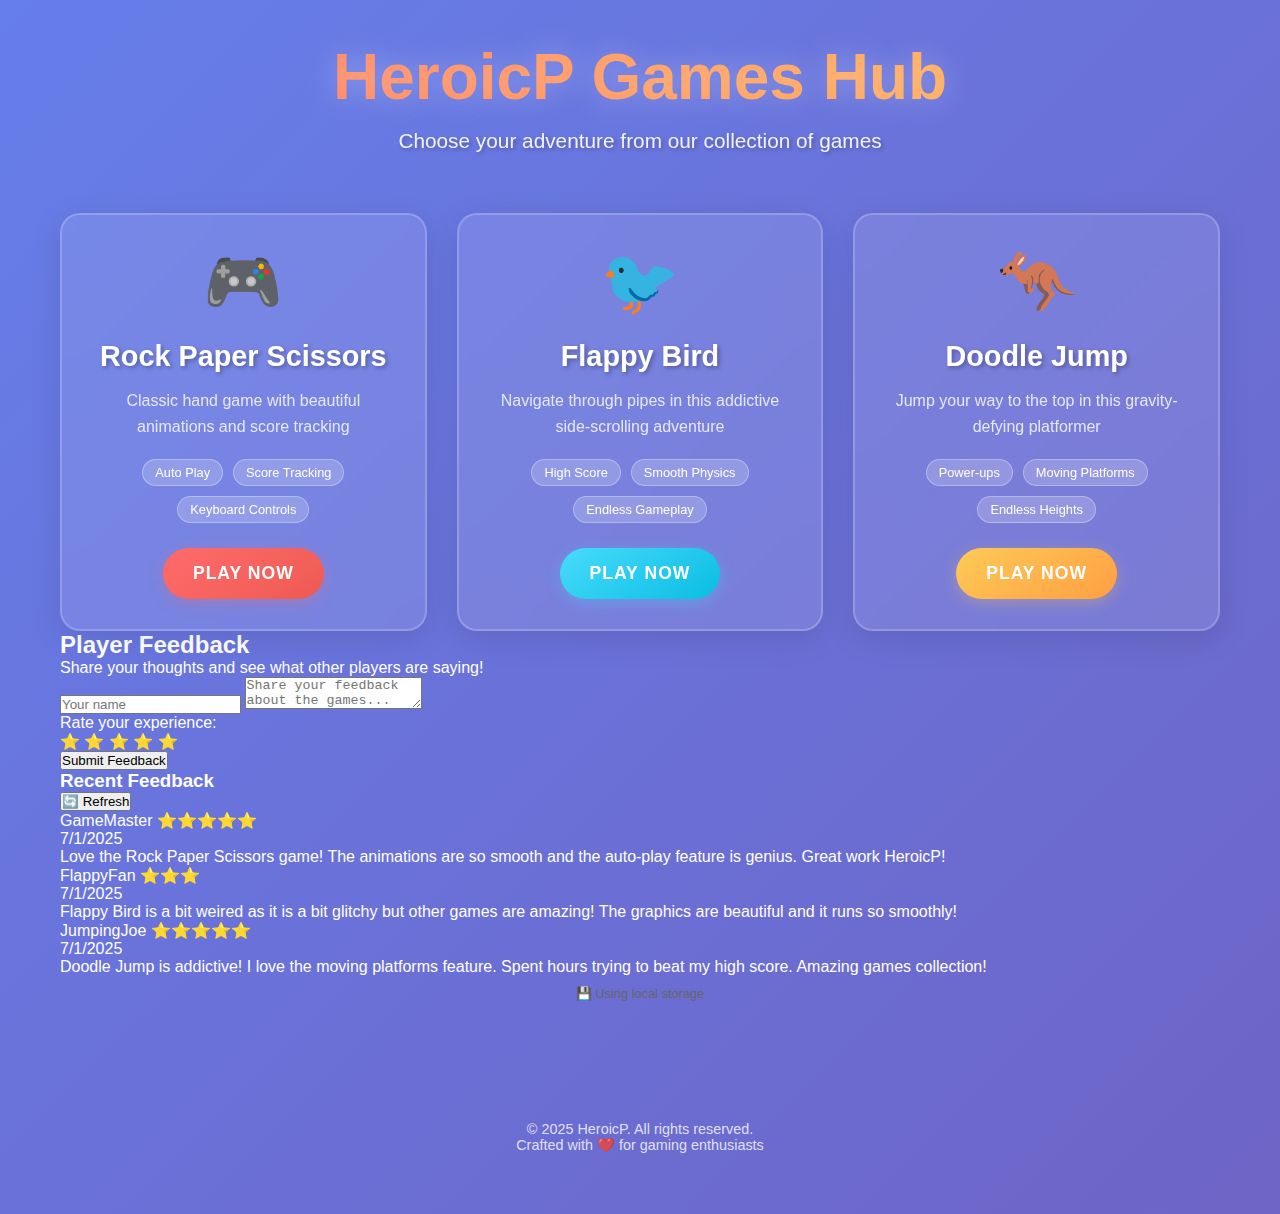
<file: index.html>
<!DOCTYPE html>
<html lang="en">
<head>
  <meta charset="UTF-8" />
  <meta name="viewport" content="width=device-width, initial-scale=1.0" />
  <title>HeroicP Games Hub</title>
  <link rel="stylesheet" href="styles/games-hub.css" />
</head>
<body>
  <div class="container">
    <header class="header">
      <h1 class="main-title">HeroicP Games Hub</h1>
      <p class="subtitle">Choose your adventure from our collection of games</p>
    </header>

    <main class="games-grid">
      <div class="game-card" data-game="rock-paper-scissors">
        <div class="game-icon">🎮</div>
        <h2 class="game-title">Rock Paper Scissors</h2>
        <p class="game-description">Classic hand game with beautiful animations and score tracking</p>
        <div class="game-features">
          <span class="feature">Auto Play</span>
          <span class="feature">Score Tracking</span>
          <span class="feature">Keyboard Controls</span>
        </div>
        <button class="play-button" onclick="playGame('rock-paper-scissors')">Play Now</button>
      </div>

      <div class="game-card" data-game="flappy-bird">
        <div class="game-icon">🐦</div>
        <h2 class="game-title">Flappy Bird</h2>
        <p class="game-description">Navigate through pipes in this addictive side-scrolling adventure</p>
        <div class="game-features">
          <span class="feature">High Score</span>
          <span class="feature">Smooth Physics</span>
          <span class="feature">Endless Gameplay</span>
        </div>
        <button class="play-button" onclick="playGame('flappy-bird')">Play Now</button>
      </div>

      <div class="game-card" data-game="doodle-jump">
        <div class="game-icon">🦘</div>
        <h2 class="game-title">Doodle Jump</h2>
        <p class="game-description">Jump your way to the top in this gravity-defying platformer</p>
        <div class="game-features">
          <span class="feature">Power-ups</span>
          <span class="feature">Moving Platforms</span>
          <span class="feature">Endless Heights</span>
        </div>
        <button class="play-button" onclick="playGame('doodle-jump')">Play Now</button>
      </div>
    </main>

    <section class="feedback-section">
      <h2 class="feedback-title">Player Feedback</h2>
      <p class="feedback-subtitle">Share your thoughts and see what other players are saying!</p>
      
      <div class="feedback-form">
        <input type="text" id="playerName" placeholder="Your name" maxlength="30" />
        <textarea id="feedbackText" placeholder="Share your feedback about the games..." maxlength="500"></textarea>
        <div class="rating-section">
          <span>Rate your experience:</span>
          <div class="stars" id="starRating">
            <span class="star" data-rating="1">⭐</span>
            <span class="star" data-rating="2">⭐</span>
            <span class="star" data-rating="3">⭐</span>
            <span class="star" data-rating="4">⭐</span>
            <span class="star" data-rating="5">⭐</span>
          </div>
        </div>
        <button class="submit-feedback-btn" onclick="submitFeedback()">Submit Feedback</button>
      </div>
      
      <div class="feedback-display">
        <div class="feedback-header-controls">
          <h3>Recent Feedback</h3>
          <button class="refresh-btn" onclick="refreshFeedbacks()" title="Check for new reviews">🔄 Refresh</button>
        </div>
        <div id="feedbackList" class="feedback-list">
          <!-- Feedback items will be added here -->
        </div>
      </div>
    </section>

    <footer class="footer">
      <p>&copy; 2025 HeroicP. All rights reserved.</p>
      <p class="footer-subtitle">Crafted with ❤️ for gaming enthusiasts</p>
    </footer>
  </div>

  <script src="script/cloud-storage.js"></script>
  <script src="script/games-hub.js"></script>
</body>
</html>
</file>
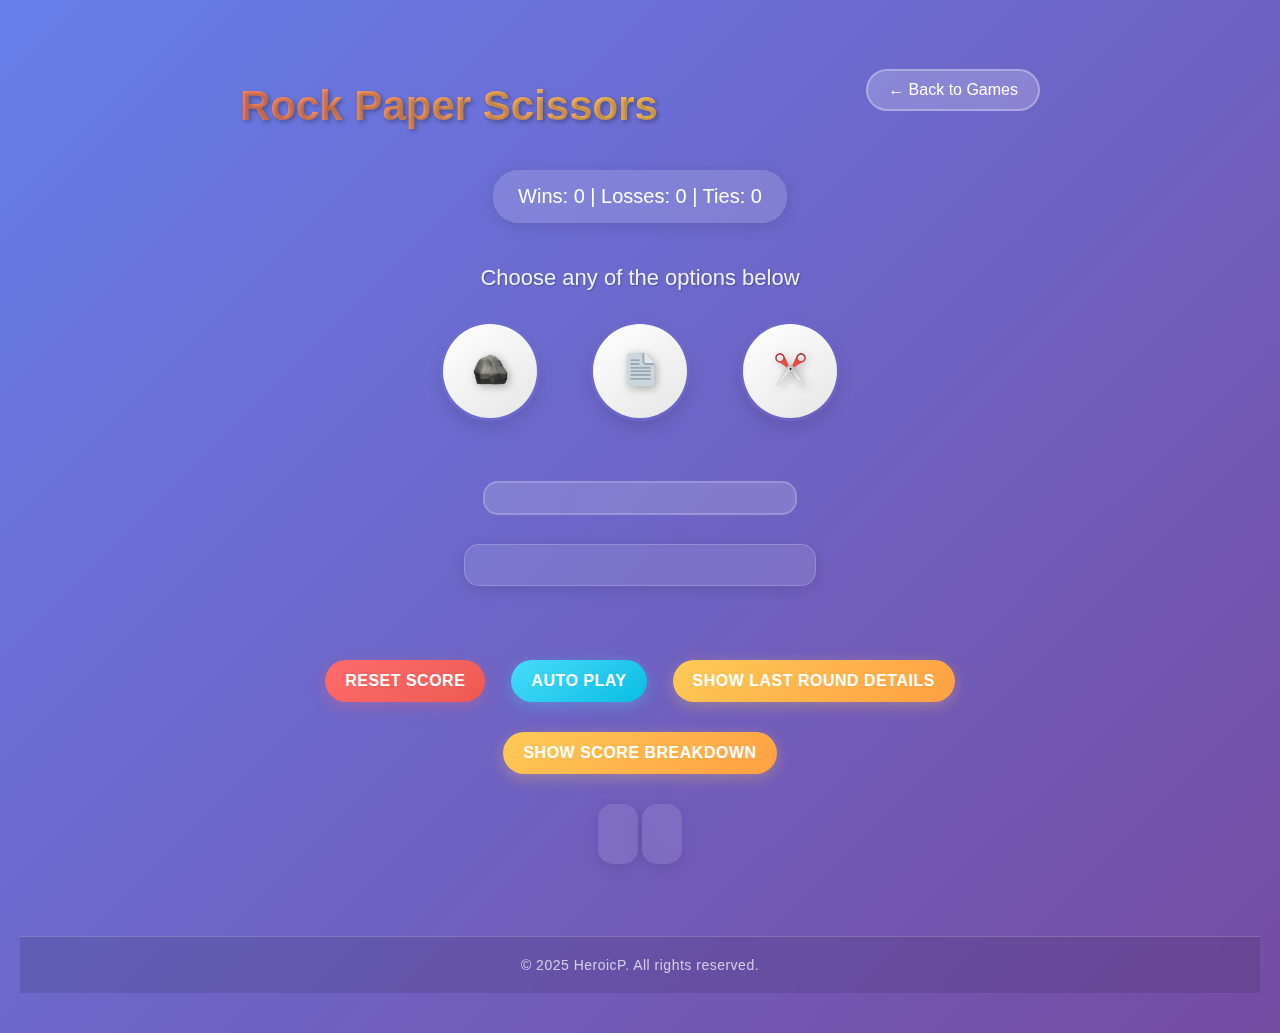
<file: 12-Rock-Paper-Scessor.html>
<!DOCTYPE html>
<html lang="en">
<head>
  <meta charset="UTF-8" />
  <title>Rock Paper Scissors</title>
  <link rel="stylesheet" href="styles/12-rock-paper-scissor.css" />
  <script defer src="script/12-rock-paper-scissor.js"></script>
</head>
<body>
  <div class="header">
    <p class="title">Rock Paper Scissors</p>
    <button class="back-button" onclick="goHome()">← Back to Games</button>
  </div>
  
  <p class="js-score score"></p>
  <p class="headline">Choose any of the options below</p>

  <div class="game-options">
    <button class="image-button js-rock-button">
      <img src="images/rock.png" class="image-icon" alt="Rock" />
    </button>

    <button class="image-button js-paper-button">
      <img src="images/paper.png" class="image-icon" alt="Paper" />
    </button>

    <button class="image-button js-scissors-button">
      <img src="images/scissor.png" class="image-icon" alt="Scissors" />
    </button>
  </div>

  <p class="js-result result"></p>
  
  <div class="game-round-info">
    <p class="js-moves moves-display"></p>
  </div>

  <div class="button-group">
    <button class="reset-score-button js-reset-score-button">Reset Score</button>
    <button class="auto-play-button js-auto-play-button">Auto Play</button>
    <button class="info-button js-show-last-round-button">Show Last Round Details</button>
    <button class="info-button js-show-score-breakdown-button">Show Score Breakdown</button>
  </div>

  <p class="js-last-round-details details"></p>
  <p class="js-score-breakdown details"></p>
  
  <footer class="footer">
    <p>&copy; 2025 HeroicP. All rights reserved.</p>
  </footer>
</body>
</html>
</file>
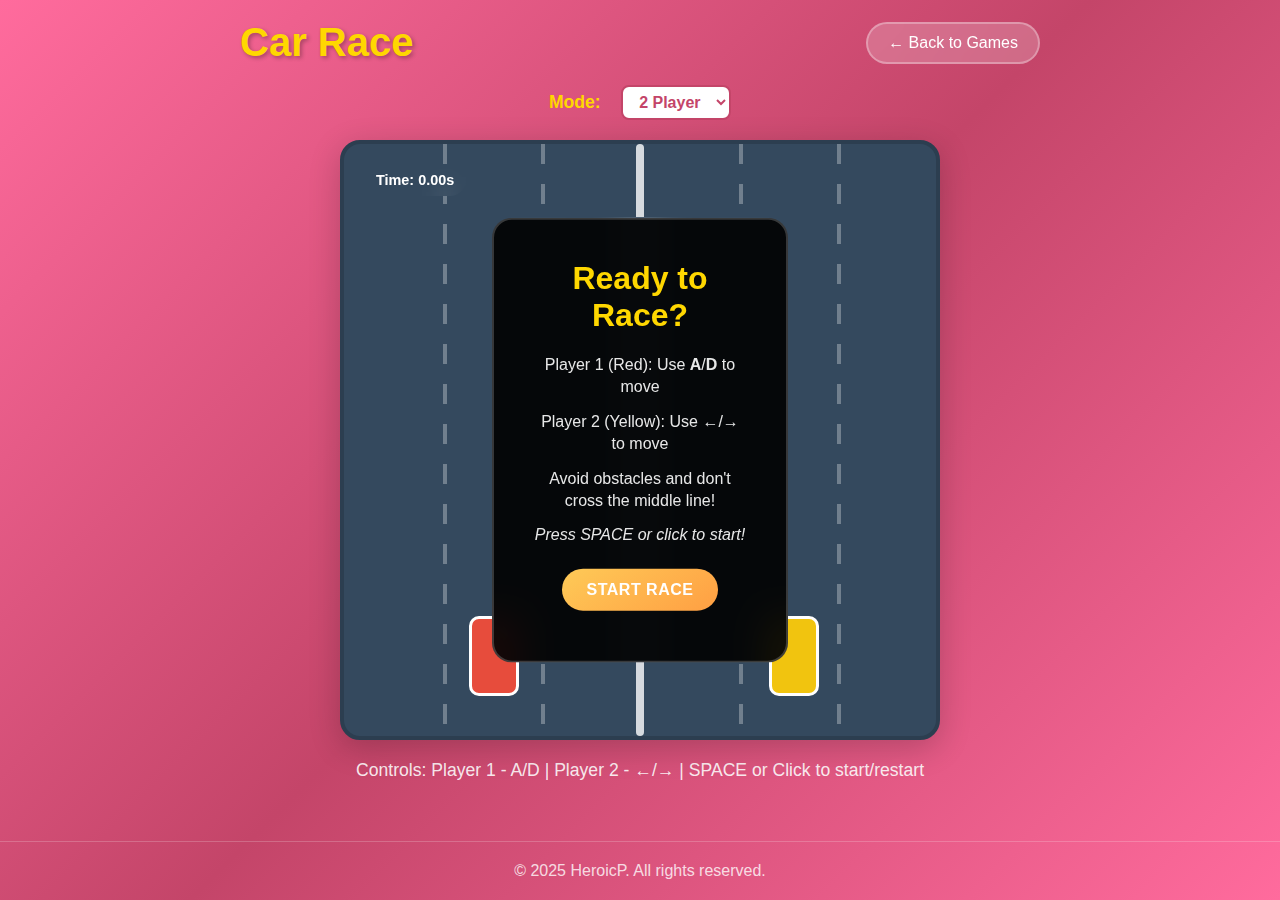
<file: Car-race.html>
<!DOCTYPE html>
<html lang="en">
<head>
  <meta charset="UTF-8" />
  <meta name="viewport" content="width=device-width, initial-scale=1.0" />
  <title>Car Race - HeroicP Games</title>
  <link rel="stylesheet" href="styles/car-race.css" />
</head>
<body>
  <div class="game-container">
    <div class="header">
      <h1>Car Race</h1>
      <button class="back-button" onclick="goHome()">← Back to Games</button>
    </div>

    <div class="mode-select" style="margin-bottom: 20px; text-align:center;">
      <label for="mode" style="font-weight:bold;">Mode:</label>
      <select id="mode" style="padding:6px 12px; border-radius:8px; font-size:1rem;">
        <option value="2p">2 Player</option>
        <option value="solo">Solo</option>
      </select>
    </div>

    <div class="game-area">
      <!-- Road lines and middle border -->
      <div class="road-lines" id="roadLines">
        <div class="lane-line" style="left: 16.66%;"></div>
        <div class="lane-line" style="left: 33.33%;"></div>
        <div class="middle-border"></div>
        <div class="lane-line" style="left: 66.66%;"></div>
        <div class="lane-line" style="left: 83.33%;"></div>
      </div>
      <!-- Player cars -->
      <div class="car player1"></div>
      <div class="car player2"></div>

      <!-- SOLO TOP BAR: Score | Time | Highest -->
      <div class="solo-topbar">
        <div id="solo-scoreboard" class="solo-box">
          Score: <span id="soloScore">0</span>
        </div>
        <div class="game-ui solo-box">
          <div class="score">Time: <span id="lapTime">0.00s</span></div>
        </div>
        <div id="solo-highscore" class="solo-box">
          Highest: <span id="soloHighScore">0</span>
        </div>
      </div>

      <!-- 2P Time (fallback for 2p mode, only time box left) -->
      <div class="game-ui two-p-ui">
        <div class="score">Time: <span id="lapTime">0.00s</span></div>
      </div>

      <div class="game-over" id="gameOver" style="display: none;">
        <h2>Race Over!</h2>
        <p><span id="finalPosition">Player crashed!</span></p>
        <p><em>Press SPACE or click to race again</em></p>
        <button class="restart-button" onclick="restartGame()">Race Again</button>
        <button class="home-button" onclick="goHome()">Back to Games</button>
      </div>

      <div class="start-screen" id="startScreen">
        <h2>Ready to Race?</h2>
        <p>Player 1 (Red): Use <b>A</b>/<b>D</b> to move</p>
        <p id="player2-controls">Player 2 (Yellow): Use <b>←</b>/<b>→</b> to move</p>
        <p id="solo-info" style="display:none;">Solo: Use <b>A</b>/<b>D</b> or <b>←</b>/<b>→</b> to move. Only 3 lanes!</p>
        <p>Avoid obstacles and don't cross the middle line!</p>
        <p><em>Press SPACE or click to start!</em></p>
        <button class="start-button" onclick="startGame()">Start Race</button>
      </div>
    </div>

    <div class="controls">
      <p id="controls-text">
        Controls: Player 1 - A/D | Player 2 - ←/→ | SPACE or Click to start/restart
      </p>
    </div>
  </div>

  <footer class="footer">
    <p>&copy; 2025 HeroicP. All rights reserved.</p>
  </footer>

  <script src="script/car-race.js"></script>
</body>
</html>
</file>
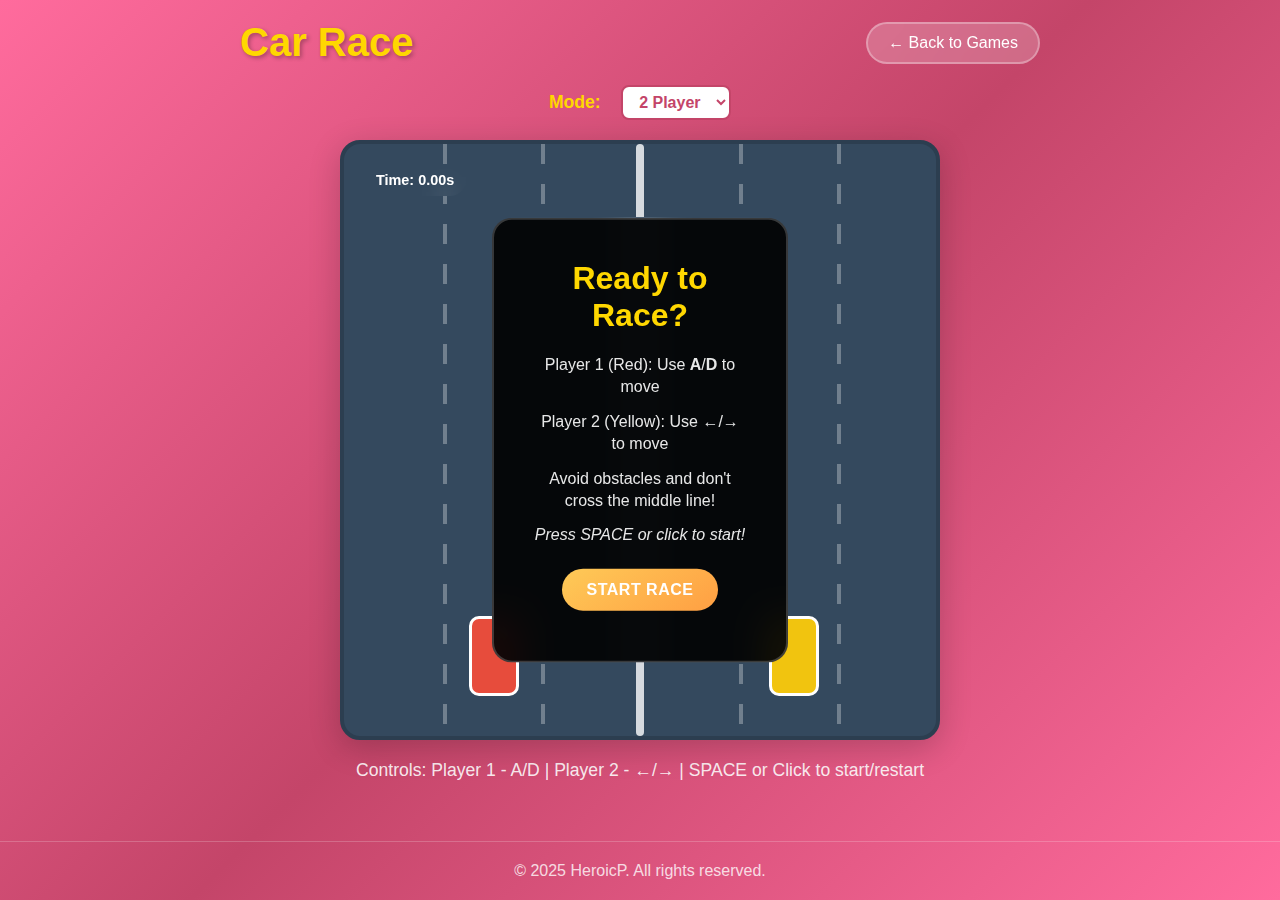
<file: car-race.html>
<!DOCTYPE html>
<html lang="en">
<head>
  <meta charset="UTF-8" />
  <meta name="viewport" content="width=device-width, initial-scale=1.0" />
  <title>Car Race - HeroicP Games</title>
  <link rel="stylesheet" href="styles/car-race.css" />
</head>
<body>
  <div class="game-container">
    <div class="header">
      <h1>Car Race</h1>
      <button class="back-button" onclick="goHome()">← Back to Games</button>
    </div>

    <div class="mode-select" style="margin-bottom: 20px; text-align:center;">
      <label for="mode" style="font-weight:bold;">Mode:</label>
      <select id="mode" style="padding:6px 12px; border-radius:8px; font-size:1rem;">
        <option value="2p">2 Player</option>
        <option value="solo">Solo</option>
      </select>
    </div>

    <div class="game-area">
      <!-- Road lines and middle border -->
      <div class="road-lines" id="roadLines">
        <div class="lane-line" style="left: 16.66%;"></div>
        <div class="lane-line" style="left: 33.33%;"></div>
        <div class="middle-border"></div>
        <div class="lane-line" style="left: 66.66%;"></div>
        <div class="lane-line" style="left: 83.33%;"></div>
      </div>
      <!-- Player cars -->
      <div class="car player1"></div>
      <div class="car player2"></div>

      <!-- SOLO TOP BAR: Score | Time | Highest -->
      <div class="solo-topbar">
        <div id="solo-scoreboard" class="solo-box">
          Score: <span id="soloScore">0</span>
        </div>
        <div class="game-ui solo-box">
          <div class="score">Time: <span id="lapTime">0.00s</span></div>
        </div>
        <div id="solo-highscore" class="solo-box">
          Highest: <span id="soloHighScore">0</span>
        </div>
      </div>

      <!-- 2P Time (fallback for 2p mode, only time box left) -->
      <div class="game-ui two-p-ui">
        <div class="score">Time: <span id="lapTime">0.00s</span></div>
      </div>

      <div class="game-over" id="gameOver" style="display: none;">
        <h2>Race Over!</h2>
        <p><span id="finalPosition">Player crashed!</span></p>
        <p><em>Press SPACE or click to race again</em></p>
        <button class="restart-button" onclick="restartGame()">Race Again</button>
        <button class="home-button" onclick="goHome()">Back to Games</button>
      </div>

      <div class="start-screen" id="startScreen">
        <h2>Ready to Race?</h2>
        <p>Player 1 (Red): Use <b>A</b>/<b>D</b> to move</p>
        <p id="player2-controls">Player 2 (Yellow): Use <b>←</b>/<b>→</b> to move</p>
        <p id="solo-info" style="display:none;">Solo: Use <b>A</b>/<b>D</b> or <b>←</b>/<b>→</b> to move. Only 3 lanes!</p>
        <p>Avoid obstacles and don't cross the middle line!</p>
        <p><em>Press SPACE or click to start!</em></p>
        <button class="start-button" onclick="startGame()">Start Race</button>
      </div>
    </div>

    <div class="controls">
      <p id="controls-text">
        Controls: Player 1 - A/D | Player 2 - ←/→ | SPACE or Click to start/restart
      </p>
    </div>
  </div>

  <footer class="footer">
    <p>&copy; 2025 HeroicP. All rights reserved.</p>
  </footer>

  <script src="script/car-race.js"></script>
</body>
</html>
</file>
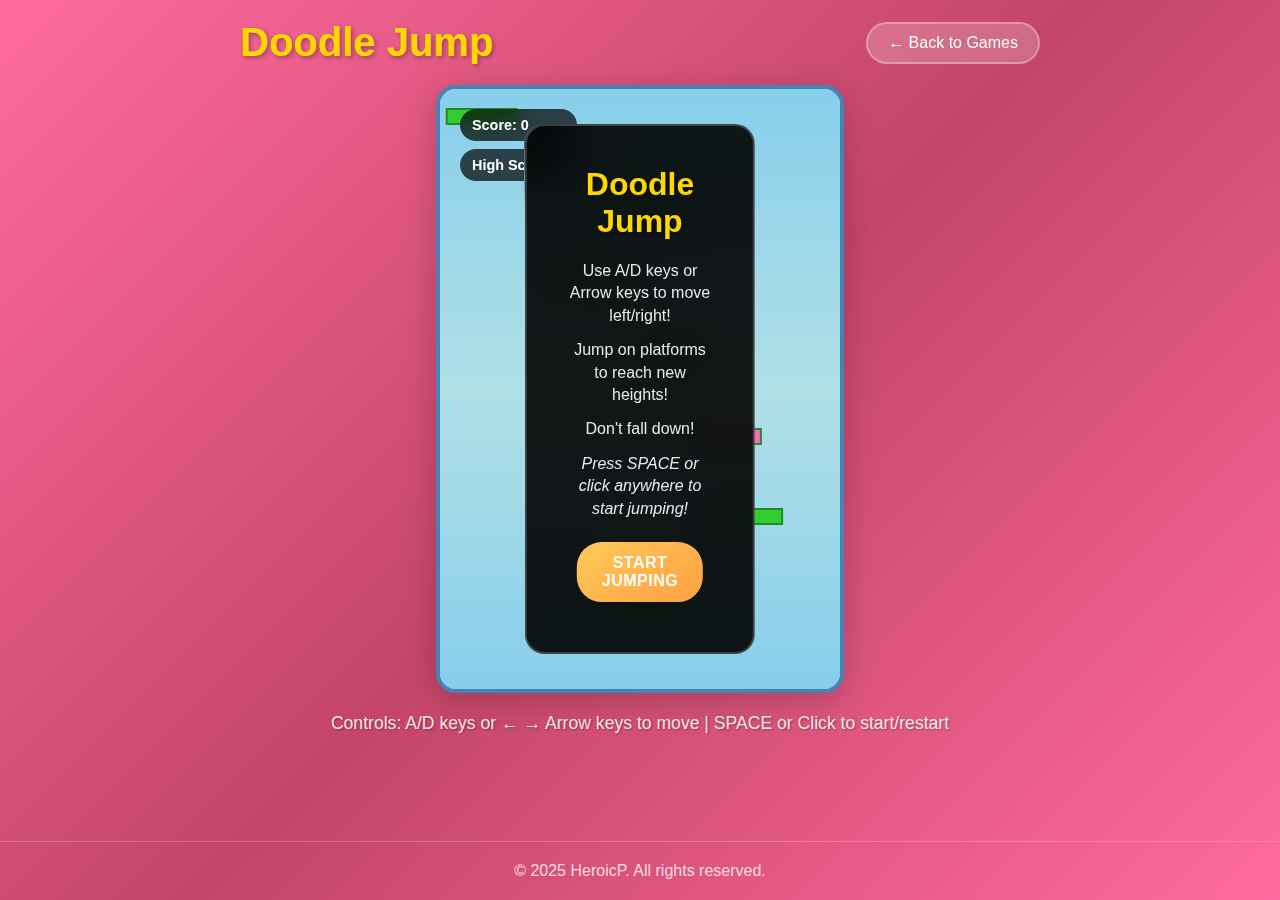
<file: doodle-jump.html>
<!DOCTYPE html>
<html lang="en">
<head>
  <meta charset="UTF-8" />
  <meta name="viewport" content="width=device-width, initial-scale=1.0" />
  <title>Doodle Jump - HeroicP Games</title>
  <link rel="stylesheet" href="styles/doodle-jump.css" />
</head>
<body>
  <div class="game-container">
    <div class="header">
      <h1>Doodle Jump</h1>
      <button class="back-button" onclick="goHome()">← Back to Games</button>
    </div>
    
    <div class="game-area">
      <canvas id="gameCanvas" width="400" height="600"></canvas>
      <div class="game-ui">
        <div class="score">Score: <span id="score">0</span></div>
        <div class="high-score">High Score: <span id="highScore">0</span></div>
      </div>
      
      <div class="game-over" id="gameOver" style="display: none;">
        <h2>Game Over!</h2>
        <p>Height Reached: <span id="finalScore">0</span></p>
        <p>Best Height: <span id="finalHighScore">0</span></p>
        <p><em>Press SPACE or click to restart</em></p>
        <button class="restart-button" onclick="restartGame()">Jump Again</button>
        <button class="home-button" onclick="goHome()">Back to Games</button>
      </div>
      
      <div class="start-screen" id="startScreen">
        <h2>Doodle Jump</h2>
        <p>Use A/D keys or Arrow keys to move left/right!</p>
        <p>Jump on platforms to reach new heights!</p>
        <p>Don't fall down!</p>
        <p><em>Press SPACE or click anywhere to start jumping!</em></p>
        <button class="start-button" onclick="startGame()">Start Jumping</button>
      </div>
    </div>
    
    <div class="controls">
      <p>Controls: A/D keys or ← → Arrow keys to move | SPACE or Click to start/restart</p>
    </div>
  </div>
  
  <footer class="footer">
    <p>&copy; 2025 HeroicP. All rights reserved.</p>
  </footer>
  
  <script src="script/doodle-jump.js"></script>
</body>
</html>
</file>
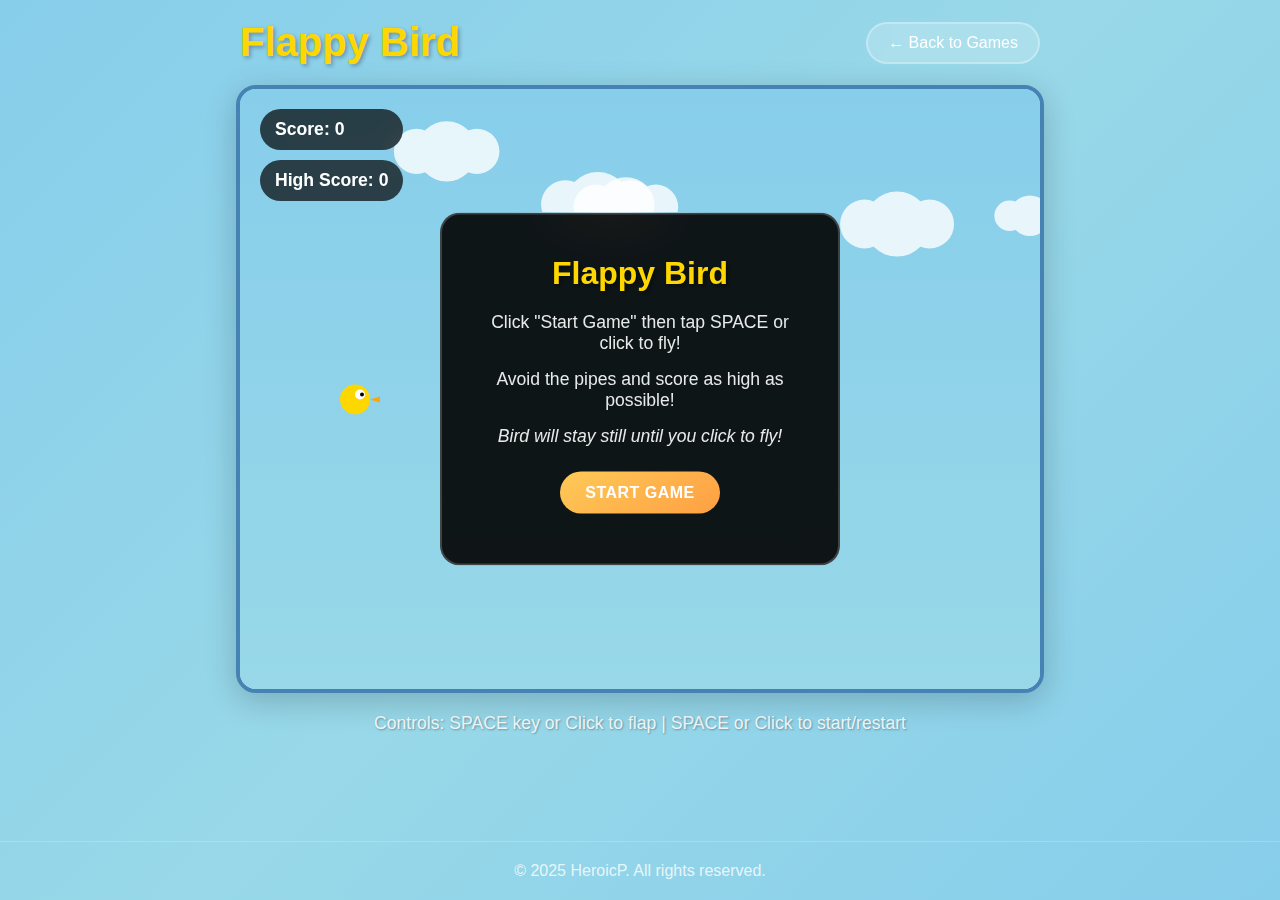
<file: flappy-bird.html>
<!DOCTYPE html>
<html lang="en">
<head>
  <meta charset="UTF-8" />
  <meta name="viewport" content="width=device-width, initial-scale=1.0" />
  <title>Flappy Bird - HeroicP Games</title>
  <link rel="stylesheet" href="styles/flappy-bird.css" />
</head>
<body>
  <div class="game-container">
    <div class="header">
      <h1>Flappy Bird</h1>
      <button class="back-button" onclick="goHome()">← Back to Games</button>
    </div>
    
    <div class="game-area">
      <canvas id="gameCanvas" width="800" height="600"></canvas>
      <div class="game-ui">
        <div class="score">Score: <span id="score">0</span></div>
        <div class="high-score">High Score: <span id="highScore">0</span></div>
      </div>
      
      <div class="game-over" id="gameOver" style="display: none;">
        <h2>Game Over!</h2>
        <p>Score: <span id="finalScore">0</span></p>
        <p>High Score: <span id="finalHighScore">0</span></p>
        <p><em>Press SPACE or click to restart</em></p>
        <button class="restart-button" onclick="restartGame()">Play Again</button>
        <button class="home-button" onclick="goHome()">Back to Games</button>
      </div>
      
      <div class="start-screen" id="startScreen">
        <h2>Flappy Bird</h2>
        <p>Click "Start Game" then tap SPACE or click to fly!</p>
        <p>Avoid the pipes and score as high as possible!</p>
        <p><em>Bird will stay still until you click to fly!</em></p>
        <button class="start-button" onclick="startGame()">Start Game</button>
      </div>
    </div>
    
    <div class="controls">
      <p>Controls: SPACE key or Click to flap | SPACE or Click to start/restart</p>
    </div>
  </div>
  
  <footer class="footer">
    <p>&copy; 2025 HeroicP. All rights reserved.</p>
  </footer>
  
  <script src="script/flappy-bird.js"></script>
</body>
</html>
</file>
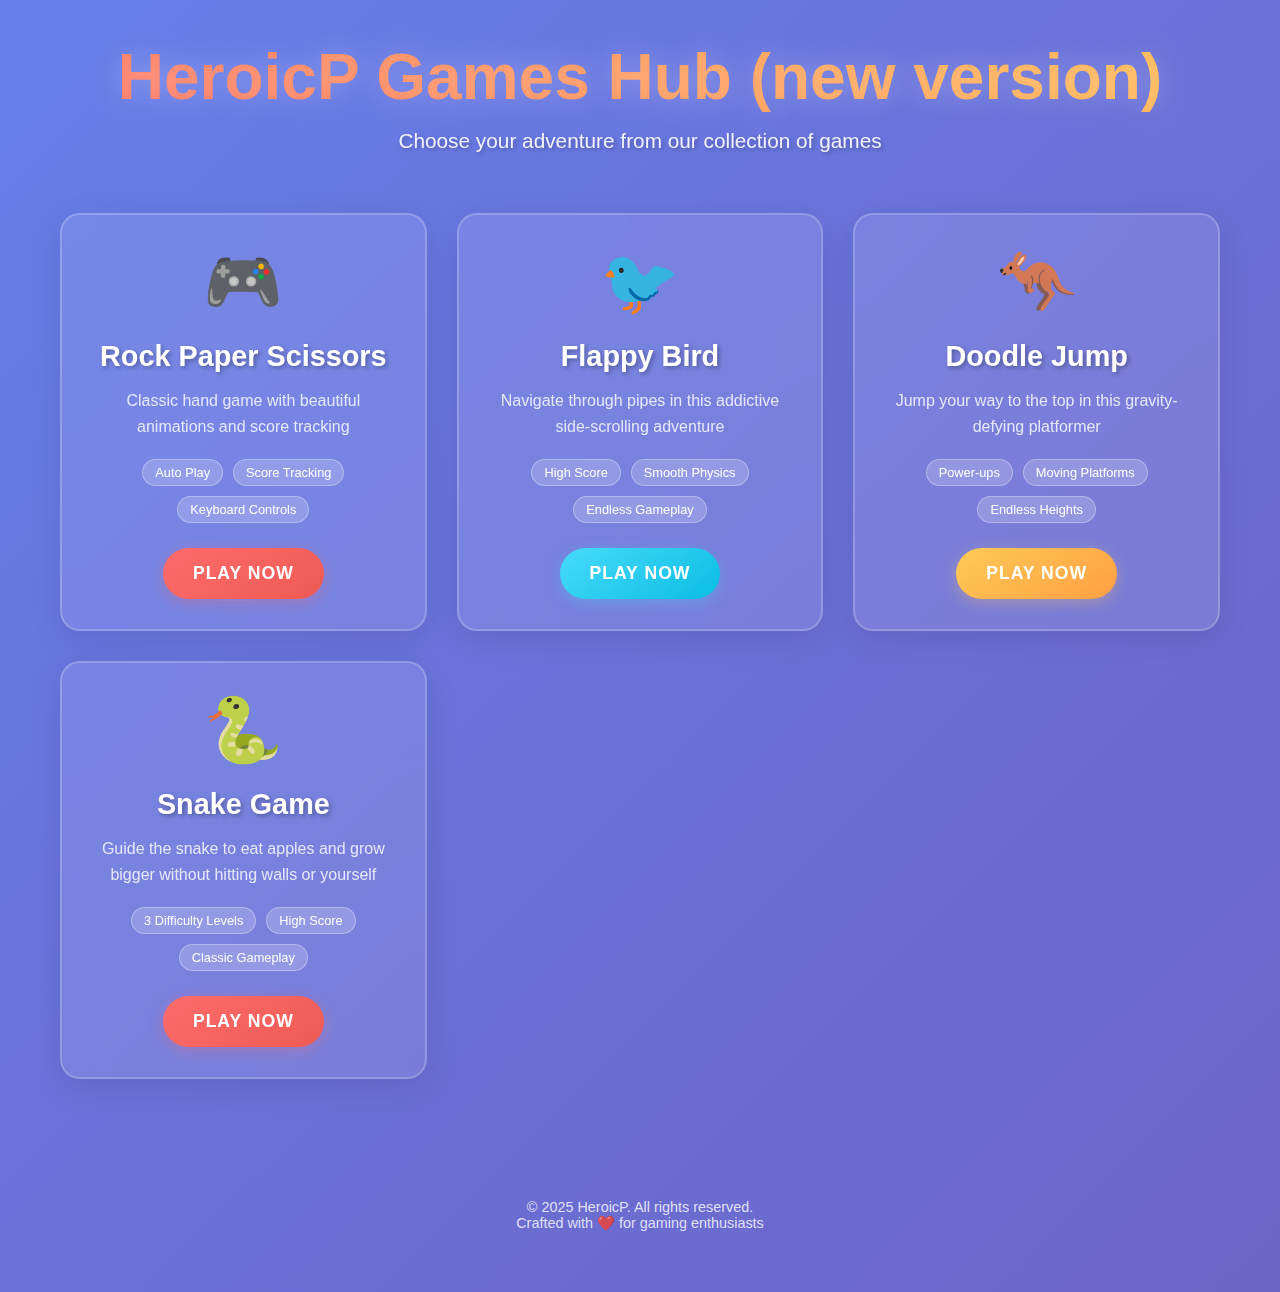
<file: Home.html>
<!DOCTYPE html>
<html lang="en">
<head>
  <meta charset="UTF-8" />
  <meta name="viewport" content="width=device-width, initial-scale=1.0" />
  <title>HeroicP Games Hub</title>
  <link rel="stylesheet" href="styles/games-hub.css" />
</head>
<body>
  <div class="container">
    <header class="header">
      <h1 class="main-title">HeroicP Games Hub (new version)</h1>
      <p class="subtitle">Choose your adventure from our collection of games</p>
    </header>

    <main class="games-grid">
      <div class="game-card" data-game="rock-paper-scissors">
        <div class="game-icon">🎮</div>
        <h2 class="game-title">Rock Paper Scissors</h2>
        <p class="game-description">Classic hand game with beautiful animations and score tracking</p>
        <div class="game-features">
          <span class="feature">Auto Play</span>
          <span class="feature">Score Tracking</span>
          <span class="feature">Keyboard Controls</span>
        </div>
        <button class="play-button" onclick="playGame('rock-paper-scissors')">Play Now</button>
      </div>

      <div class="game-card" data-game="flappy-bird">
        <div class="game-icon">🐦</div>
        <h2 class="game-title">Flappy Bird</h2>
        <p class="game-description">Navigate through pipes in this addictive side-scrolling adventure</p>
        <div class="game-features">
          <span class="feature">High Score</span>
          <span class="feature">Smooth Physics</span>
          <span class="feature">Endless Gameplay</span>
        </div>
        <button class="play-button" onclick="playGame('flappy-bird')">Play Now</button>
      </div>

      <div class="game-card" data-game="doodle-jump">
        <div class="game-icon">🦘</div>
        <h2 class="game-title">Doodle Jump</h2>
        <p class="game-description">Jump your way to the top in this gravity-defying platformer</p>
        <div class="game-features">
          <span class="feature">Power-ups</span>
          <span class="feature">Moving Platforms</span>
          <span class="feature">Endless Heights</span>
        </div>
        <button class="play-button" onclick="playGame('doodle-jump')">Play Now</button>
      </div>

      <div class="game-card" data-game="snake">
        <div class="game-icon">🐍</div>
        <h2 class="game-title">Snake Game</h2>
        <p class="game-description">Guide the snake to eat apples and grow bigger without hitting walls or yourself</p>
        <div class="game-features">
          <span class="feature">3 Difficulty Levels</span>
          <span class="feature">High Score</span>
          <span class="feature">Classic Gameplay</span>
        </div>
        <button class="play-button" onclick="playGame('snake')">Play Now</button>
      </div>
    </main>

    <footer class="footer">
      <p>&copy; 2025 HeroicP. All rights reserved.</p>
      <p class="footer-subtitle">Crafted with ❤️ for gaming enthusiasts</p>
    </footer>
  </div>

  <script src="script/games-hub.js"></script>
</body>
</html>
</file>
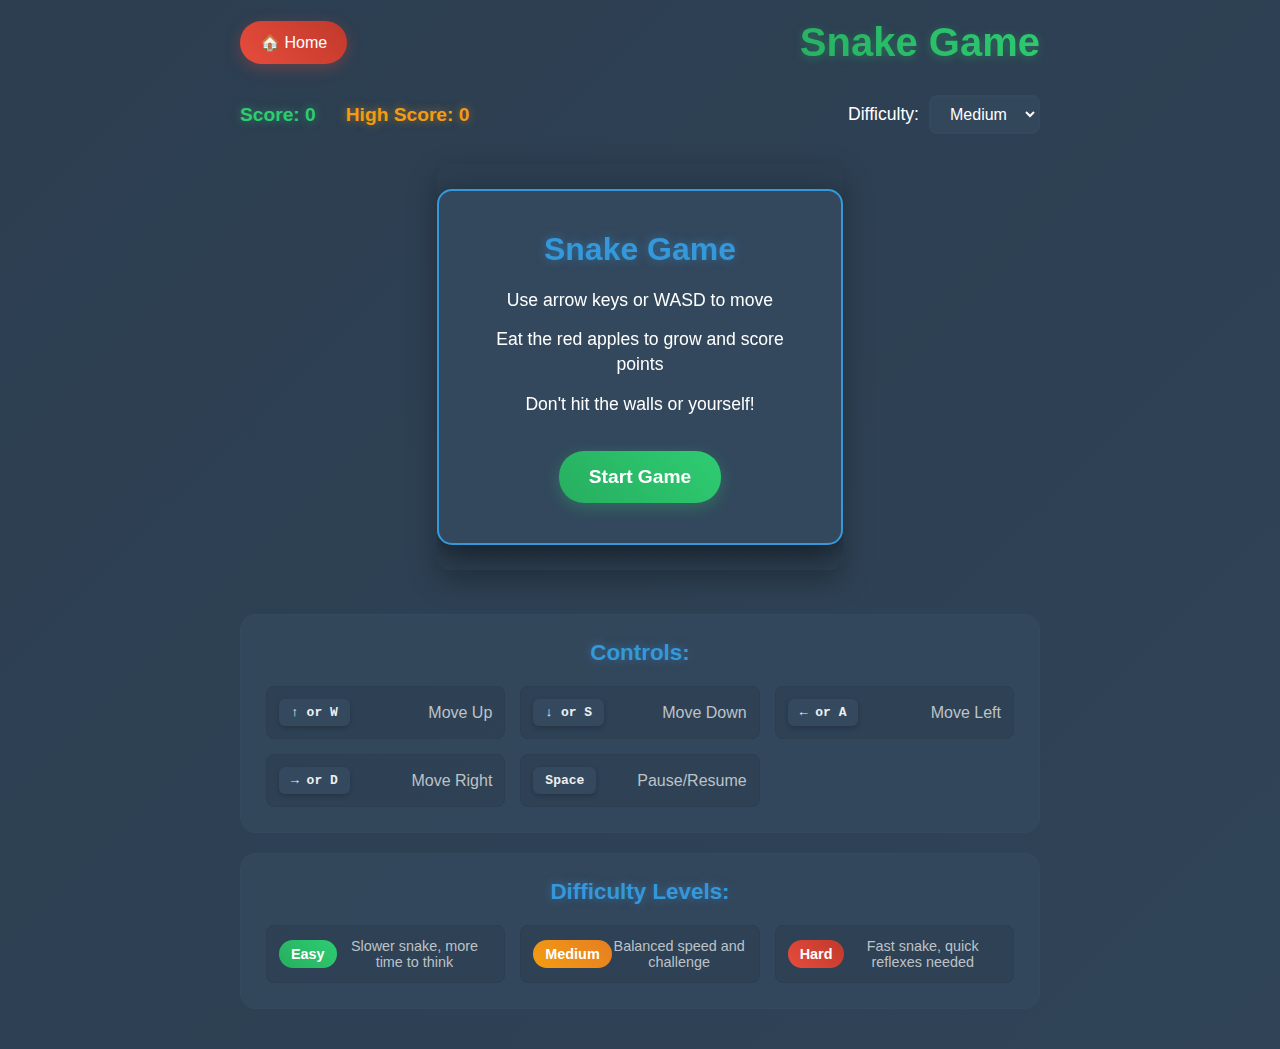
<file: snake-game.html>
<!DOCTYPE html>
<html lang="en">
<head>
  <meta charset="UTF-8" />
  <meta name="viewport" content="width=device-width, initial-scale=1.0" />
  <title>Snake Game - HeroicP Games Hub</title>
  <link rel="stylesheet" href="styles/snake-game.css" />
</head>
<body>
  <div class="container">
    <div class="header">
      <button class="home-button" onclick="goHome()">🏠 Home</button>
      <h1>Snake Game</h1>
    </div>
    
    <div class="game-info">
      <div class="score-container">
        <p class="js-score">Score: 0</p>
        <p class="js-high-score">High Score: 0</p>
      </div>
      
      <div class="difficulty-selector">
        <label for="difficulty">Difficulty:</label>
        <select id="difficulty" class="js-difficulty-select">
          <option value="easy">Easy</option>
          <option value="medium" selected>Medium</option>
          <option value="hard">Hard</option>
        </select>
      </div>
    </div>

    <div class="game-container">
      <canvas id="gameCanvas" width="400" height="400"></canvas>
      <div class="game-overlay js-game-overlay">
        <div class="start-screen js-start-screen">
          <h2>Snake Game</h2>
          <p>Use arrow keys or WASD to move</p>
          <p>Eat the red apples to grow and score points</p>
          <p>Don't hit the walls or yourself!</p>
          <button class="start-button js-start-button">Start Game</button>
        </div>
        
        <div class="game-over-screen js-game-over-screen" style="display: none;">
          <h2>Game Over!</h2>
          <p class="js-final-score">Final Score: 0</p>
          <p class="js-high-score-message"></p>
          <button class="restart-button js-restart-button">Play Again</button>
        </div>
      </div>
    </div>

    <div class="controls-info">
      <h3>Controls:</h3>
      <div class="controls-grid">
        <div class="control-item">
          <span class="key">↑ or W</span>
          <span class="action">Move Up</span>
        </div>
        <div class="control-item">
          <span class="key">↓ or S</span>
          <span class="action">Move Down</span>
        </div>
        <div class="control-item">
          <span class="key">← or A</span>
          <span class="action">Move Left</span>
        </div>
        <div class="control-item">
          <span class="key">→ or D</span>
          <span class="action">Move Right</span>
        </div>
        <div class="control-item">
          <span class="key">Space</span>
          <span class="action">Pause/Resume</span>
        </div>
      </div>
    </div>

    <div class="difficulty-info">
      <h3>Difficulty Levels:</h3>
      <div class="difficulty-grid">
        <div class="difficulty-item">
          <span class="difficulty-name easy">Easy</span>
          <span class="difficulty-desc">Slower snake, more time to think</span>
        </div>
        <div class="difficulty-item">
          <span class="difficulty-name medium">Medium</span>
          <span class="difficulty-desc">Balanced speed and challenge</span>
        </div>
        <div class="difficulty-item">
          <span class="difficulty-name hard">Hard</span>
          <span class="difficulty-desc">Fast snake, quick reflexes needed</span>
        </div>
      </div>
    </div>
  </div>

  <script src="script/snake-game.js"></script>
</body>
</html>
</file>
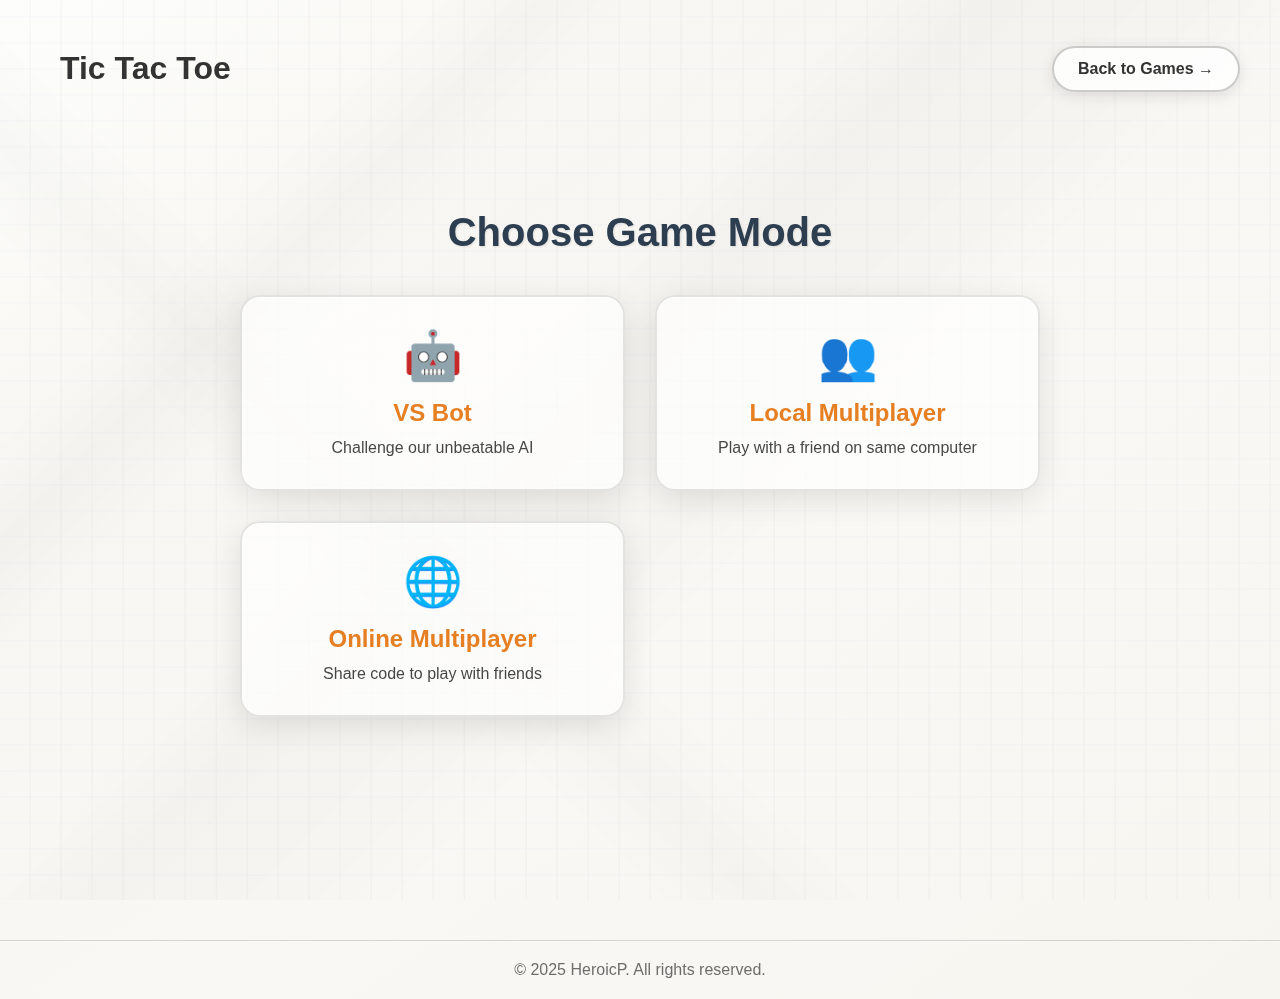
<file: tic-tac-toe.html>
<!DOCTYPE html>
<html lang="en">
<head>
  <meta charset="UTF-8" />
  <meta name="viewport" content="width=device-width, initial-scale=1.0" />
  <title>Tic Tac Toe - HeroicP Games Hub</title>
  <link rel="stylesheet" href="styles/tic-tac-toe.css" />
</head>
<body>
  <div class="container">
    <div class="header">
      <h1>Tic Tac Toe</h1>
      <button class="back-button" onclick="goHome()">Back to Games →</button>
    </div>

    <div class="game-container">
      <!-- Game Mode Selection Screen -->
      <div class="mode-selection js-mode-selection">
        <h2>Choose Game Mode</h2>
        <div class="mode-options">
          <button class="mode-button js-bot-mode" onclick="selectMode('bot')">
            <div class="mode-icon">🤖</div>
            <h3>VS Bot</h3>
            <p>Challenge our unbeatable AI</p>
          </button>
          
          <button class="mode-button js-local-mode" onclick="selectMode('local')">
            <div class="mode-icon">👥</div>
            <h3>Local Multiplayer</h3>
            <p>Play with a friend on same computer</p>
          </button>
          
          <button class="mode-button js-online-mode" onclick="selectMode('online')">
            <div class="mode-icon">🌐</div>
            <h3>Online Multiplayer</h3>
            <p>Share code to play with friends</p>
          </button>
        </div>
      </div>

      <!-- Online Setup Screen -->
      <div class="online-setup js-online-setup" style="display: none;">
        <h2>Online Multiplayer</h2>
        <div class="online-options">
          <button class="online-button js-create-room" onclick="createRoom()">
            <h3>Create Room</h3>
            <p>Generate a code to share</p>
          </button>
          
          <button class="online-button js-join-room" onclick="showJoinRoom()">
            <h3>Join Room</h3>
            <p>Enter your friend's code</p>
          </button>
        </div>
        
        <div class="room-interface js-room-interface" style="display: none;">
          <div class="room-code js-room-code-display" style="display: none;">
            <h3>Room Code:</h3>
            <div class="code-display js-code">XXXX</div>
            <p>Share this code with your friend</p>
            <div class="waiting js-waiting">Waiting for opponent...</div>
          </div>
          
          <div class="join-input js-join-input" style="display: none;">
            <h3>Enter Room Code:</h3>
            <input type="text" class="code-input js-code-input" placeholder="Enter 4-digit code" maxlength="4">
            <button class="join-button js-join-button" onclick="joinRoom()">Join Game</button>
          </div>
        </div>
        
        <button class="back-to-modes js-back-to-modes" onclick="backToModes()">← Back to Game Modes</button>
      </div>

      <!-- Game Board -->
      <div class="game-board-container js-game-board" style="display: none;">
        <div class="game-info">
          <div class="player-info js-player-info">
            <span class="current-player js-current-player">Player X's Turn</span>
            <span class="game-mode js-game-mode-display"></span>
          </div>
        </div>
        
        <div class="notebook-page">
          <div class="paper-lines"></div>
        <div class="game-board js-board">
          <div class="cell js-cell" data-index="0"></div>
          <div class="cell js-cell" data-index="1"></div>
          <div class="cell js-cell" data-index="2"></div>
          <div class="cell js-cell" data-index="3"></div>
          <div class="cell js-cell" data-index="4"></div>
          <div class="cell js-cell" data-index="5"></div>
          <div class="cell js-cell" data-index="6"></div>
          <div class="cell js-cell" data-index="7"></div>
          <div class="cell js-cell" data-index="8"></div>
        </div>
        <div class="game-controls-inside">
          <button class="control-button js-new-game" onclick="newGame()">New Game</button>
          <button class="control-button js-back-to-modes-game" onclick="backToModes()">Change Mode</button>
        </div>
        </div>
        
    <!-- Controls section moved below the game square -->
    <div class="controls no-box">
      <span class="control-key">Click</span> on cells to make your move
      <span class="divider">|</span>
      <span class="control-key">Online</span> mode requires internet connection
    </div>
      </div>

      <!-- Game Over Screen -->
      <div class="game-over js-game-over" style="display: none;">
        <h2 class="js-winner-text">Game Over!</h2>
        <div class="game-over-options">
          <button class="control-button js-play-again" onclick="playAgain()">Play Again</button>
          <button class="control-button js-back-to-modes-over" onclick="backToModes()">Change Mode</button>
        </div>
      </div>
    </div>

    <!-- Controls moved below the game square -->
  </div>

  <footer class="footer">
    <p>&copy; 2025 HeroicP. All rights reserved.</p>
  </footer>

  <script src="script/tic-tac-toe.js"></script>
</body>
</html>
</file>
<file: styles/games-hub.css>
* {
  margin: 0;
  padding: 0;
  box-sizing: border-box;
}

body {
  background: linear-gradient(135deg, #667eea 0%, #764ba2 50%, #667eea 100%);
  background-size: 400% 400%;
  animation: gradientMove 15s ease infinite;
  color: white;
  font-family: 'Segoe UI', Tahoma, Geneva, Verdana, sans-serif;
  min-height: 100vh;
  overflow-x: hidden;
}

@keyframes gradientMove {
  0%, 100% { background-position: 0% 50%; }
  50% { background-position: 100% 50%; }
}

.container {
  max-width: 1200px;
  margin: 0 auto;
  padding: 40px 20px;
  min-height: 100vh;
  display: flex;
  flex-direction: column;
}

.header {
  text-align: center;
  margin-bottom: 60px;
  animation: fadeInDown 1s ease-out;
}

.main-title {
  font-size: 4rem;
  font-weight: bold;
  margin-bottom: 15px;
  background: linear-gradient(45deg, #ff6b6b, #feca57, #48dbfb, #ff9ff3);
  background-size: 400% 400%;
  -webkit-background-clip: text;
  -webkit-text-fill-color: transparent;
  background-clip: text;
  animation: titleGradient 3s ease infinite;
  text-shadow: 0 0 30px rgba(255, 255, 255, 0.3);
}

@keyframes titleGradient {
  0%, 100% { background-position: 0% 50%; }
  50% { background-position: 100% 50%; }
}

.subtitle {
  font-size: 1.3rem;
  opacity: 0.9;
  text-shadow: 2px 2px 4px rgba(0, 0, 0, 0.3);
  font-weight: 300;
}

.games-grid {
  display: grid;
  grid-template-columns: repeat(auto-fit, minmax(350px, 1fr));
  gap: 30px;
  flex: 1;
  align-items: start;
  animation: fadeInUp 1s ease-out 0.3s both;
}

.game-card {
  background: rgba(255, 255, 255, 0.1);
  backdrop-filter: blur(20px);
  border-radius: 20px;
  padding: 30px;
  text-align: center;
  border: 2px solid rgba(255, 255, 255, 0.2);
  transition: all 0.4s ease;
  cursor: pointer;
  position: relative;
  overflow: hidden;
  box-shadow: 0 8px 32px rgba(0, 0, 0, 0.1);
}

.game-card::before {
  content: '';
  position: absolute;
  top: -50%;
  left: -50%;
  width: 200%;
  height: 200%;
  background: linear-gradient(45deg, transparent, rgba(255, 255, 255, 0.1), transparent);
  transform: rotate(45deg);
  transition: all 0.6s ease;
  opacity: 0;
}

.game-card:hover::before {
  animation: shimmer 1.5s ease-in-out;
}

@keyframes shimmer {
  0% { transform: translateX(-100%) translateY(-100%) rotate(45deg); opacity: 0; }
  50% { opacity: 1; }
  100% { transform: translateX(100%) translateY(100%) rotate(45deg); opacity: 0; }
}

.game-card:hover {
  transform: translateY(-10px) scale(1.02);
  box-shadow: 0 20px 40px rgba(0, 0, 0, 0.2);
  border-color: rgba(255, 255, 255, 0.4);
  background: rgba(255, 255, 255, 0.15);
}

.game-icon {
  font-size: 4rem;
  margin-bottom: 20px;
  animation: bounce 2s ease-in-out infinite;
}

@keyframes bounce {
  0%, 20%, 50%, 80%, 100% { transform: translateY(0); }
  40% { transform: translateY(-10px); }
  60% { transform: translateY(-5px); }
}

.game-card:nth-child(1) .game-icon { animation-delay: 0s; }
.game-card:nth-child(2) .game-icon { animation-delay: 0.5s; }
.game-card:nth-child(3) .game-icon { animation-delay: 1s; }
.game-card:nth-child(4) .game-icon { animation-delay: 1.5s; }

.game-title {
  font-size: 1.8rem;
  font-weight: bold;
  margin-bottom: 15px;
  color: #fff;
  text-shadow: 2px 2px 4px rgba(0, 0, 0, 0.3);
}

.game-description {
  font-size: 1rem;
  opacity: 0.9;
  margin-bottom: 20px;
  line-height: 1.6;
  color: rgba(255, 255, 255, 0.9);
}

.game-features {
  display: flex;
  justify-content: center;
  gap: 10px;
  margin-bottom: 25px;
  flex-wrap: wrap;
}

.feature {
  background: rgba(255, 255, 255, 0.2);
  padding: 5px 12px;
  border-radius: 20px;
  font-size: 0.8rem;
  font-weight: 500;
  border: 1px solid rgba(255, 255, 255, 0.3);
}

.play-button {
  background: linear-gradient(145deg, #ff6b6b, #ee5a52);
  border: none;
  color: white;
  padding: 15px 30px;
  font-size: 1.1rem;
  font-weight: bold;
  border-radius: 50px;
  cursor: pointer;
  transition: all 0.3s ease;
  text-transform: uppercase;
  letter-spacing: 1px;
  box-shadow: 0 4px 15px rgba(255, 107, 107, 0.3);
  position: relative;
  overflow: hidden;
}

.play-button::before {
  content: '';
  position: absolute;
  top: 0;
  left: -100%;
  width: 100%;
  height: 100%;
  background: linear-gradient(90deg, transparent, rgba(255, 255, 255, 0.4), transparent);
  transition: left 0.5s ease;
}

.play-button:hover::before {
  left: 100%;
}

.play-button:hover {
  transform: translateY(-2px);
  box-shadow: 0 6px 20px rgba(255, 107, 107, 0.4);
  background: linear-gradient(145deg, #ee5a52, #ff6b6b);
}

.play-button:active {
  transform: translateY(0);
}


.game-card:nth-child(2) .play-button {
  background: linear-gradient(145deg, #48dbfb, #0abde3);
  box-shadow: 0 4px 15px rgba(72, 219, 251, 0.3);
}

.game-card:nth-child(2) .play-button:hover {
  background: linear-gradient(145deg, #0abde3, #48dbfb);
  box-shadow: 0 6px 20px rgba(72, 219, 251, 0.4);
}

.game-card:nth-child(3) .play-button {
  background: linear-gradient(145deg, #feca57, #ff9f43);
  box-shadow: 0 4px 15px rgba(254, 202, 87, 0.3);
}

.game-card:nth-child(3) .play-button:hover {
  background: linear-gradient(145deg, #ff9f43, #feca57);
  box-shadow: 0 6px 20px rgba(254, 202, 87, 0.4);
}

footer {
  text-align: center;
  padding: 20px;
  font-size: 0.9rem;
  color: rgba(255, 255, 255, 0.8);
  margin-top: 100px;
}

@keyframes fadeInDown {
  from {
    opacity: 0;
    transform: translateY(-50px);
  }
  to {
    opacity: 1;
    transform: translateY(0);
  }
}

@keyframes fadeInUp {
  from {
    opacity: 0;
    transform: translateY(50px);
  }
  to {
    opacity: 1;
    transform: translateY(0);
  }
}

@media (max-width: 768px) {
  .main-title {
    font-size: 2.5rem;
  }
  
  .subtitle {
    font-size: 1.1rem;
  }
  
  .games-grid {
    grid-template-columns: 1fr;
    gap: 20px;
  }
  
  .game-card {
    padding: 25px;
  }
  
  .game-title {
    font-size: 1.5rem;
  }
  
  .container {
    padding: 20px 15px;
  }
}

@media (max-width: 480px) {
  .main-title {
    font-size: 2rem;
  }
  
  .game-card {
    padding: 20px;
  }
  
  .game-icon {
    font-size: 3rem;
  }
  
  .play-button {
    padding: 12px 25px;
    font-size: 1rem;
  }
}

@media (hover: none) and (pointer: coarse) {
  .game-card:hover {
    transform: none;
  }
  
  .game-card:active {
    transform: scale(0.98);
  }
  
  .play-button:hover {
    transform: none;
  }
  
  .play-button:active {
    transform: scale(0.95);
  }
}
</file>
<file: styles/12-rock-paper-scissor.css>
body {
  background: linear-gradient(135deg, #667eea 0%, #764ba2 100%);
  color: white;
  font-family: 'Segoe UI', Tahoma, Geneva, Verdana, sans-serif;
  text-align: center;
  padding: 40px 20px;
  min-height: 100vh;
  margin: 0;
  animation: fadeIn 1s ease-in;
  box-sizing: border-box;
}

.title {
  font-size: 42px;
  font-weight: bold;
  margin-bottom: 10px;
  text-shadow: 2px 2px 4px rgba(0, 0, 0, 0.3);
  background: linear-gradient(45deg, #ff6b6b, #feca57, #48dbfb, #ff9ff3);
  background-size: 400% 400%;
  -webkit-background-clip: text;
  -webkit-text-fill-color: transparent;
  background-clip: text;
  animation: gradientShift 3s ease infinite;
}

@keyframes gradientShift {
  0%, 100% { background-position: 0% 50%; }
  50% { background-position: 100% 50%; }
}

.headline {
  font-size: 22px;
  margin-bottom: 30px;
  opacity: 0.9;
  text-shadow: 1px 1px 2px rgba(0, 0, 0, 0.3);
}

.score {
  margin-top: 10px;
  margin-bottom: 20px;
  font-size: 20px;
  background: rgba(255, 255, 255, 0.15);
  backdrop-filter: blur(10px);
  padding: 15px 25px;
  border-radius: 25px;
  display: inline-block;
  box-shadow: 0 4px 15px rgba(0, 0, 0, 0.1);
}

.game-options {
  margin-bottom: 35px;
  display: flex;
  justify-content: center;
  align-items: center;
  gap: 20px;
  flex-wrap: wrap;
}

.image-icon {
  height: 35px;
  filter: drop-shadow(2px 2px 4px rgba(0, 0, 0, 0.3));
}

.image-button {
  background: linear-gradient(145deg, #ffffff, #e6e6e6);
  border: 3px solid transparent;
  background-clip: padding-box;
  border-radius: 50px;
  width: 100px;
  height: 100px;
  margin: 0 15px;
  cursor: pointer;
  transition: all 0.3s ease;
  box-shadow: 0 8px 15px rgba(0, 0, 0, 0.1);
  position: relative;
  overflow: hidden;
  animation: float 3s ease-in-out infinite;
}

.image-button::before {
  content: '';
  position: absolute;
  top: -2px;
  left: -2px;
  right: -2px;
  bottom: -2px;
  background: linear-gradient(45deg, #ff9999, #ffcccc, #ff6b6b, #ff8a8a);
  border-radius: 50px;
  z-index: -1;
  opacity: 0;
  transition: opacity 0.3s ease;
}

.image-button:hover {
  transform: translateY(-5px) scale(1.05);
  box-shadow: 0 15px 25px rgba(0, 0, 0, 0.2);
}

.image-button:hover::before {
  opacity: 1;
}

.image-button:active {
  transform: translateY(-2px) scale(1.02);
}

.result {
  font-size: 32px;
  font-weight: bold;
  margin-top: 25px;
  margin-bottom: 15px;
  text-shadow: 2px 2px 4px rgba(0, 0, 0, 0.3);
  padding: 15px 30px;
  border-radius: 15px;
  background: rgba(255, 255, 255, 0.15);
  backdrop-filter: blur(10px);
  display: inline-block;
  min-width: 250px;
  animation: pulse 0.5s ease-in-out;
  border: 2px solid rgba(255, 255, 255, 0.2);
}

.game-round-info {
  margin-bottom: 30px;
}

.moves-display {
  font-size: 20px;
  font-weight: 600;
  background: rgba(255, 255, 255, 0.1);
  backdrop-filter: blur(10px);
  padding: 20px 25px;
  border-radius: 15px;
  display: inline-block;
  box-shadow: 0 4px 15px rgba(0, 0, 0, 0.1);
  border: 1px solid rgba(255, 255, 255, 0.2);
  min-width: 300px;
  margin-top: 10px;
}

.moves-display .image-icon {
  height: 45px;
  margin: 0 15px;
  vertical-align: middle;
  filter: drop-shadow(2px 2px 4px rgba(0, 0, 0, 0.3));
}

@keyframes pulse {
  0% { transform: scale(1); }
  50% { transform: scale(1.05); }
  100% { transform: scale(1); }
}

.reset-score-button,
.auto-play-button,
.info-button {
  background: linear-gradient(145deg, #ff6b6b, #ee5a52);
  border: none;
  font-size: 16px;
  font-weight: 600;
  color: white;
  padding: 12px 20px;
  margin: 10px 8px;
  cursor: pointer;
  border-radius: 25px;
  transition: all 0.3s ease;
  box-shadow: 0 4px 15px rgba(255, 107, 107, 0.3);
  text-transform: uppercase;
  letter-spacing: 0.5px;
}

.reset-score-button:hover,
.auto-play-button:hover,
.info-button:hover {
  transform: translateY(-2px);
  box-shadow: 0 6px 20px rgba(255, 107, 107, 0.4);
  background: linear-gradient(145deg, #ee5a52, #ff6b6b);
}

.auto-play-button {
  background: linear-gradient(145deg, #48dbfb, #0abde3);
  box-shadow: 0 4px 15px rgba(72, 219, 251, 0.3);
}

.auto-play-button:hover {
  background: linear-gradient(145deg, #0abde3, #48dbfb);
  box-shadow: 0 6px 20px rgba(72, 219, 251, 0.4);
}

.info-button {
  background: linear-gradient(145deg, #feca57, #ff9f43);
  box-shadow: 0 4px 15px rgba(254, 202, 87, 0.3);
}

.info-button:hover {
  background: linear-gradient(145deg, #ff9f43, #feca57);
  box-shadow: 0 6px 20px rgba(254, 202, 87, 0.4);
}

.button-group {
  margin-top: 40px;
  display: flex;
  justify-content: center;
  align-items: center;
  gap: 10px;
  flex-wrap: wrap;
  max-width: 800px;
  margin-left: auto;
  margin-right: auto;
}

.details {
  margin-top: 20px;
  font-size: 18px;
  font-style: italic;
  min-height: 30px;
  background: rgba(255, 255, 255, 0.1);
  backdrop-filter: blur(10px);
  padding: 15px 20px;
  border-radius: 15px;
  display: inline-block;
  box-shadow: 0 4px 15px rgba(0, 0, 0, 0.1);
  max-width: 500px;
  margin-left: auto;
  margin-right: auto;
}


.header {
  display: flex;
  justify-content: space-between;
  align-items: center;
  width: 100%;
  max-width: 800px;
  margin: 0 auto 20px auto;
}

.back-button {
  background: rgba(255, 255, 255, 0.2);
  border: 2px solid rgba(255, 255, 255, 0.3);
  color: white;
  padding: 10px 20px;
  border-radius: 25px;
  cursor: pointer;
  font-size: 1rem;
  font-weight: 500;
  transition: all 0.3s ease;
  backdrop-filter: blur(10px);
}

.back-button:hover {
  background: rgba(255, 255, 255, 0.3);
  transform: translateY(-2px);
  box-shadow: 0 4px 15px rgba(0, 0, 0, 0.1);
}


@media (max-width: 768px) {
  .title {
    font-size: 32px;
  }
  
  .headline {
    font-size: 18px;
  }
  
  .image-button {
    width: 80px;
    height: 80px;
    margin: 0 8px;
  }
  
  .image-icon {
    height: 28px;
  }
  
  .reset-score-button,
  .auto-play-button,
  .info-button {
    font-size: 14px;
    padding: 10px 16px;
    margin: 8px 5px;
  }
  
  .result {
    font-size: 24px;
    min-width: 200px;
  }
  
  .moves-display {
    font-size: 16px;
    min-width: 250px;
    padding: 15px 20px;
  }
  
  .moves-display .image-icon {
    height: 35px;
    margin: 0 10px;
  }
}

@media (max-width: 480px) {
  .title {
    font-size: 28px;
  }
  
  .image-button {
    width: 70px;
    height: 70px;
    margin: 0 5px;
  }
  
  .image-icon {
    height: 25px;
  }
  
  .reset-score-button,
  .auto-play-button,
  .info-button {
    font-size: 12px;
    padding: 8px 12px;
    margin: 5px 3px;
  }
  
  .footer p {
    font-size: 12px;
  }
  
  .result {
    font-size: 20px;
    min-width: 180px;
    padding: 12px 20px;
  }
  
  .moves-display {
    font-size: 14px;
    min-width: 200px;
    padding: 12px 15px;
  }
  
  .moves-display .image-icon {
    height: 30px;
    margin: 0 8px;
  }
}


@keyframes fadeIn {
  from { opacity: 0; transform: translateY(20px); }
  to { opacity: 1; transform: translateY(0); }
}


.image-button:nth-child(1) { animation-delay: 0s; }
.image-button:nth-child(2) { animation-delay: 0.5s; }
.image-button:nth-child(3) { animation-delay: 1s; }

@keyframes float {
  0%, 100% { transform: translateY(0px); }
  50% { transform: translateY(-5px); }
}


.footer {
  margin-top: 50px;
  padding: 20px 0;
  border-top: 1px solid rgba(255, 255, 255, 0.2);
  background: rgba(0, 0, 0, 0.1);
  backdrop-filter: blur(10px);
}

.footer p {
  margin: 0;
  font-size: 14px;
  color: rgba(255, 255, 255, 0.7);
  text-align: center;
  font-weight: 300;
  letter-spacing: 0.5px;
}

.footer p:hover {
  color: rgba(255, 255, 255, 1);
  transition: color 0.3s ease;
}
</file>
<file: styles/car-race.css>
* {
  margin: 0;
  padding: 0;
  box-sizing: border-box;
}

body {
  background: linear-gradient(135deg, #FF6B9D 0%, #C44569 50%, #FF6B9D 100%);
  font-family: 'Segoe UI', Tahoma, Geneva, Verdana, sans-serif;
  min-height: 100vh;
  display: flex;
  flex-direction: column;
  color: white;
}

.game-container {
  flex: 1;
  display: flex;
  flex-direction: column;
  align-items: center;
  padding: 20px;
}

.header {
  display: flex;
  justify-content: space-between;
  align-items: center;
  width: 100%;
  max-width: 800px;
  margin-bottom: 20px;
}

.header h1 {
  font-size: 2.5rem;
  font-weight: bold;
  color: #FFD700;
  text-shadow: 2px 2px 4px rgba(0, 0, 0, 0.3);
}

.back-button {
  background: rgba(255, 255, 255, 0.2);
  border: 2px solid rgba(255, 255, 255, 0.3);
  color: white;
  padding: 10px 20px;
  border-radius: 25px;
  cursor: pointer;
  font-size: 1rem;
  font-weight: 500;
  transition: all 0.3s ease;
  backdrop-filter: blur(10px);
}

.back-button:hover {
  background: rgba(255, 255, 255, 0.3);
  transform: translateY(-2px);
  box-shadow: 0 4px 15px rgba(0, 0, 0, 0.1);
}

.game-area {
  position: relative;
  background: #34495e;
  border-radius: 20px;
  border: 4px solid #2c3e50;
  width: 600px;
  height: 600px;
  box-shadow: 0 8px 32px rgba(0, 0, 0, 0.2);
  overflow: hidden;
}

/* --- SOLO TOPBAR --- */
.solo-topbar {
  display: none;
}
.solo-box {
  min-width: 140px;
  width: 140px;
  min-height: 38px;
  height: 38px;
  display: flex;
  align-items: center;
  justify-content: center;
  box-sizing: border-box;
  text-align: center;
  background: rgba(0,0,0,0.5);
  color: #FFD700;
  font-size: 1.2rem;
  font-weight: bold;
  border-radius: 12px;
  margin: 0 2px;
  z-index: 30;
  letter-spacing: 1px;
  position: relative;
}
.solo-mode .solo-topbar {
  display: flex;
  position: absolute;
  top: 10px;
  left: 0;
  width: 100%;
  justify-content: space-between;
  z-index: 40;
  pointer-events: none;
}
.solo-mode .solo-topbar .solo-box {
  pointer-events: auto;
}
.solo-mode .two-p-ui {
  display: none !important;
}

/* Hide solo topbar in 2p mode */
.two-p-ui {
  display: block;
}
.solo-mode .two-p-ui {
  display: none !important;
}

/* 2P mode time box */
.two-p-ui {
  position: absolute;
  top: 20px;
  left: 20px;
  z-index: 20;
}
 .score {
  color: white;
  padding: 8px 12px;
  border-radius: 20px;
  margin-bottom: 8px;
  font-weight: bold;
  font-size: 0.9rem;
  backdrop-filter: blur(10px);
}

/* --- END SOLO TOPBAR --- */

.road-lines {
  position: absolute;
  top: 0;
  left: 0;
  width: 100%;
  height: 100%;
  z-index: 1;
  pointer-events: none;
}

.lane-line {
  position: absolute;
  top: 0;
  width: 4px;
  height: 100%;
  background: repeating-linear-gradient(
    to bottom,
    #fff 0px,
    #fff 20px,
    transparent 20px,
    transparent 40px
  );
  opacity: 0.3;
  z-index: 2;
}

.middle-border {
  position: absolute;
  left: 50%;
  top: 0;
  width: 8px;
  height: 100%;
  background: #fff;
  opacity: 0.8;
  z-index: 3;
  transform: translateX(-50%);
  border-radius: 4px;
}

.car {
  position: absolute;
  width: 50px;
  height: 80px;
  border-radius: 10px;
  bottom: 20px;
  transition: left 0.15s cubic-bezier(.4,2,.6,1), bottom 0.1s;
  z-index: 10;
}

.player1 {
  background: #e74c3c;
  border: 3px solid #fff;
}

.player2 {
  background: #f1c40f;
  border: 3px solid #fff;
}

.obstacle {
  position: absolute;
  width: 50px;
  height: 80px;
  border-radius: 10px;
  top: -100px;
  z-index: 5;
  border: 2px solid #fff;
}

.obstacle.blue { background: #3498db; }
.obstacle.green { background: #2ecc71; }
.obstacle.orange { background: #e67e22; }

.game-over, .start-screen {
  position: absolute;
  top: 50%;
  left: 50%;
  transform: translate(-50%, -50%);
  background: rgba(0, 0, 0, 0.9);
  color: white;
  padding: 40px;
  border-radius: 20px;
  text-align: center;
  border: 2px solid rgba(255, 255, 255, 0.2);
  backdrop-filter: blur(20px);
  z-index: 100;
  max-width: 90%;
}

.game-over h2, .start-screen h2 {
  font-size: 2rem;
  margin-bottom: 20px;
  color: #FFD700;
}

.game-over p, .start-screen p {
  font-size: 1rem;
  margin-bottom: 12px;
  line-height: 1.4;
  opacity: 0.9;
}

.restart-button, .home-button, .start-button {
  background: linear-gradient(145deg, #ff6b6b, #ee5a52);
  border: none;
  color: white;
  padding: 12px 25px;
  margin: 10px;
  border-radius: 25px;
  font-weight: bold;
  font-size: 1rem;
  cursor: pointer;
  transition: all 0.3s ease;
  text-transform: uppercase;
  letter-spacing: 0.5px;
}

.home-button {
  background: linear-gradient(145deg, #48dbfb, #0abde3);
}

.start-button {
  background: linear-gradient(145deg, #feca57, #ff9f43);
}

.restart-button:hover, .home-button:hover, .start-button:hover {
  transform: translateY(-2px);
  box-shadow: 0 6px 20px rgba(0, 0, 0, 0.3);
}

.controls {
  margin-top: 20px;
  text-align: center;
  font-size: 1.1rem;
  color: rgba(255, 255, 255, 0.9);
}

.footer {
  text-align: center;
  padding: 20px;
  color: rgba(255, 255, 255, 0.8);
  border-top: 1px solid rgba(255, 255, 255, 0.2);
  margin-top: auto;
}

@media (max-width: 700px) {
  .game-area {
    width: 350px;
    height: 450px;
  }
  .car, .obstacle {
    width: 30px;
    height: 48px;
  }
  .middle-border {
    width: 6px;
  }
  .solo-box {
    min-width: 80px;
    width: 80px;
    min-height: 28px;
    height: 28px;
    font-size: 0.9rem;
    padding: 2px 4px;
  }
}

/* Hide player2 car in solo mode */
.solo-mode .car.player2 {
  display: none !important;
}

/* Hide extra lane lines in solo mode (keep only 2 lines for 3 lanes) */
.solo-mode .lane-line:nth-child(1),
.solo-mode .lane-line:nth-child(2) {
  display: block;
}
.solo-mode .lane-line:nth-child(4),
.solo-mode .lane-line:nth-child(5) {
  display: none;
}

/* Center the 3 lanes for solo mode */
.solo-mode .lane-line:nth-child(1) { left: 33.33%; }
.solo-mode .lane-line:nth-child(2) { left: 66.66%; }
.solo-mode .middle-border { display: none; }

/* Hide player 2 controls and show solo info */
.solo-mode #player2-controls {
  display: none !important;
}
.solo-mode #solo-info {
  display: block !important;
}

/* Style the mode select dropdown for better appearance */
.mode-select select {
  background: #fff;
  color: #c44569;
  border: 2px solid #c44569;
  font-weight: bold;
  padding: 8px 18px;
  border-radius: 12px;
  font-size: 1.1rem;
  transition: border 0.2s, box-shadow 0.2s;
  outline: none;
  margin-left: 8px;
}
.mode-select select:focus {
  border: 2px solid #ff6b9d;
  box-shadow: 0 0 8px #ff6b9d44;
}
.mode-select label {
  color: #FFD700;
  font-size: 1.1rem;
  margin-right: 8px;
}
</file>
<file: styles/doodle-jump.css>
/* Doodle Jump Game Styling */
* {
  margin: 0;
  padding: 0;
  box-sizing: border-box;
}

body {
  background: linear-gradient(135deg, #FF6B9D 0%, #C44569 50%, #FF6B9D 100%);
  font-family: 'Segoe UI', Tahoma, Geneva, Verdana, sans-serif;
  min-height: 100vh;
  display: flex;
  flex-direction: column;
  color: white;
}

.game-container {
  flex: 1;
  display: flex;
  flex-direction: column;
  align-items: center;
  padding: 20px;
}

.header {
  display: flex;
  justify-content: space-between;
  align-items: center;
  width: 100%;
  max-width: 800px;
  margin-bottom: 20px;
}

.header h1 {
  font-size: 2.5rem;
  font-weight: bold;
  text-shadow: 2px 2px 4px rgba(0, 0, 0, 0.3);
  color: #FFD700;
}

.back-button {
  background: rgba(255, 255, 255, 0.2);
  border: 2px solid rgba(255, 255, 255, 0.3);
  color: white;
  padding: 10px 20px;
  border-radius: 25px;
  cursor: pointer;
  font-size: 1rem;
  font-weight: 500;
  transition: all 0.3s ease;
  backdrop-filter: blur(10px);
}

.back-button:hover {
  background: rgba(255, 255, 255, 0.3);
  transform: translateY(-2px);
  box-shadow: 0 4px 15px rgba(0, 0, 0, 0.1);
}

.game-area {
  position: relative;
  background: #87CEEB;
  border-radius: 20px;
  border: 4px solid #4682B4;
  box-shadow: 0 8px 32px rgba(0, 0, 0, 0.2);
  overflow: hidden;
}

#gameCanvas {
  display: block;
  background: linear-gradient(to bottom, #87CEEB 0%, #B0E0E6 50%, #87CEEB 100%);
}

.game-ui {
  position: absolute;
  top: 20px;
  left: 20px;
  z-index: 10;
}

.score, .high-score {
  background: rgba(0, 0, 0, 0.7);
  color: white;
  padding: 8px 12px;
  border-radius: 20px;
  margin-bottom: 8px;
  font-weight: bold;
  font-size: 0.9rem;
  backdrop-filter: blur(10px);
}

.game-over, .start-screen {
  position: absolute;
  top: 50%;
  left: 50%;
  transform: translate(-50%, -50%);
  background: rgba(0, 0, 0, 0.9);
  color: white;
  padding: 40px;
  border-radius: 20px;
  text-align: center;
  backdrop-filter: blur(20px);
  border: 2px solid rgba(255, 255, 255, 0.2);
  z-index: 100;
  max-width: 90%;
}

.game-over h2, .start-screen h2 {
  font-size: 2rem;
  margin-bottom: 20px;
  color: #FFD700;
  text-shadow: 2px 2px 4px rgba(0, 0, 0, 0.5);
}

.game-over p, .start-screen p {
  font-size: 1rem;
  margin-bottom: 12px;
  opacity: 0.9;
  line-height: 1.4;
}

.restart-button, .home-button, .start-button {
  background: linear-gradient(145deg, #ff6b6b, #ee5a52);
  border: none;
  color: white;
  padding: 12px 25px;
  margin: 10px;
  border-radius: 25px;
  cursor: pointer;
  font-size: 1rem;
  font-weight: bold;
  transition: all 0.3s ease;
  text-transform: uppercase;
  letter-spacing: 0.5px;
}

.home-button {
  background: linear-gradient(145deg, #48dbfb, #0abde3);
}

.start-button {
  background: linear-gradient(145deg, #feca57, #ff9f43);
}

.restart-button:hover, .home-button:hover, .start-button:hover {
  transform: translateY(-2px);
  box-shadow: 0 6px 20px rgba(0, 0, 0, 0.3);
}

.controls {
  margin-top: 20px;
  text-align: center;
  font-size: 1.1rem;
  color: rgba(255, 255, 255, 0.9);
  text-shadow: 1px 1px 2px rgba(0, 0, 0, 0.3);
}

.footer {
  text-align: center;
  padding: 20px;
  color: rgba(255, 255, 255, 0.8);
  border-top: 1px solid rgba(255, 255, 255, 0.2);
  margin-top: auto;
}

/* Responsive Design */
@media (max-width: 500px) {
  #gameCanvas {
    width: 300px;
    height: 450px;
  }
  
  .header {
    flex-direction: column;
    gap: 15px;
  }
  
  .header h1 {
    font-size: 1.8rem;
  }
  
  .back-button {
    font-size: 0.9rem;
    padding: 8px 16px;
  }
  
  .game-over, .start-screen {
    padding: 30px 20px;
  }
  
  .controls {
    font-size: 1rem;
  }
}

@media (max-width: 400px) {
  #gameCanvas {
    width: 280px;
    height: 420px;
  }
}
</file>
<file: styles/flappy-bird.css>
/* Flappy Bird Game Styling */
* {
  margin: 0;
  padding: 0;
  box-sizing: border-box;
}

body {
  background: linear-gradient(135deg, #87CEEB 0%, #98D8E8 50%, #87CEEB 100%);
  font-family: 'Segoe UI', Tahoma, Geneva, Verdana, sans-serif;
  min-height: 100vh;
  display: flex;
  flex-direction: column;
  color: white;
}

.game-container {
  flex: 1;
  display: flex;
  flex-direction: column;
  align-items: center;
  padding: 20px;
}

.header {
  display: flex;
  justify-content: space-between;
  align-items: center;
  width: 100%;
  max-width: 800px;
  margin-bottom: 20px;
}

.header h1 {
  font-size: 2.5rem;
  font-weight: bold;
  text-shadow: 2px 2px 4px rgba(0, 0, 0, 0.3);
  color: #FFD700;
}

.back-button {
  background: rgba(255, 255, 255, 0.2);
  border: 2px solid rgba(255, 255, 255, 0.3);
  color: white;
  padding: 10px 20px;
  border-radius: 25px;
  cursor: pointer;
  font-size: 1rem;
  font-weight: 500;
  transition: all 0.3s ease;
  backdrop-filter: blur(10px);
}

.back-button:hover {
  background: rgba(255, 255, 255, 0.3);
  transform: translateY(-2px);
  box-shadow: 0 4px 15px rgba(0, 0, 0, 0.1);
}

.game-area {
  position: relative;
  background: #87CEEB;
  border-radius: 20px;
  border: 4px solid #4682B4;
  box-shadow: 0 8px 32px rgba(0, 0, 0, 0.2);
  overflow: hidden;
}

#gameCanvas {
  display: block;
  background: linear-gradient(to bottom, #87CEEB 0%, #98D8E8 100%);
}

.game-ui {
  position: absolute;
  top: 20px;
  left: 20px;
  z-index: 10;
}

.score, .high-score {
  background: rgba(0, 0, 0, 0.7);
  color: white;
  padding: 10px 15px;
  border-radius: 25px;
  margin-bottom: 10px;
  font-weight: bold;
  font-size: 1.1rem;
  backdrop-filter: blur(10px);
}

.game-over, .start-screen {
  position: absolute;
  top: 50%;
  left: 50%;
  transform: translate(-50%, -50%);
  background: rgba(0, 0, 0, 0.9);
  color: white;
  padding: 40px;
  border-radius: 20px;
  text-align: center;
  backdrop-filter: blur(20px);
  border: 2px solid rgba(255, 255, 255, 0.2);
  z-index: 100;
}

.game-over h2, .start-screen h2 {
  font-size: 2rem;
  margin-bottom: 20px;
  color: #FFD700;
  text-shadow: 2px 2px 4px rgba(0, 0, 0, 0.5);
}

.game-over p, .start-screen p {
  font-size: 1.1rem;
  margin-bottom: 15px;
  opacity: 0.9;
}

.restart-button, .home-button, .start-button {
  background: linear-gradient(145deg, #ff6b6b, #ee5a52);
  border: none;
  color: white;
  padding: 12px 25px;
  margin: 10px;
  border-radius: 25px;
  cursor: pointer;
  font-size: 1rem;
  font-weight: bold;
  transition: all 0.3s ease;
  text-transform: uppercase;
  letter-spacing: 0.5px;
}

.home-button {
  background: linear-gradient(145deg, #48dbfb, #0abde3);
}

.start-button {
  background: linear-gradient(145deg, #feca57, #ff9f43);
}

.restart-button:hover, .home-button:hover, .start-button:hover {
  transform: translateY(-2px);
  box-shadow: 0 6px 20px rgba(0, 0, 0, 0.3);
}

.controls {
  margin-top: 20px;
  text-align: center;
  font-size: 1.1rem;
  color: rgba(255, 255, 255, 0.9);
  text-shadow: 1px 1px 2px rgba(0, 0, 0, 0.3);
}

.footer {
  text-align: center;
  padding: 20px;
  color: rgba(255, 255, 255, 0.8);
  border-top: 1px solid rgba(255, 255, 255, 0.2);
  margin-top: auto;
}

/* Responsive Design */
@media (max-width: 900px) {
  #gameCanvas {
    width: 100%;
    height: auto;
    max-width: 600px;
  }
  
  .header h1 {
    font-size: 2rem;
  }
  
  .back-button {
    font-size: 0.9rem;
    padding: 8px 16px;
  }
}

@media (max-width: 600px) {
  #gameCanvas {
    max-width: 400px;
  }
  
  .header {
    flex-direction: column;
    gap: 15px;
  }
  
  .header h1 {
    font-size: 1.8rem;
  }
  
  .game-over, .start-screen {
    padding: 30px 20px;
    max-width: 90%;
  }
  
  .controls {
    font-size: 1rem;
  }
}
</file>
<file: styles/snake-game.css>
* {
  margin: 0;
  padding: 0;
  box-sizing: border-box;
}

body {
  background: linear-gradient(135deg, #2c3e50, #34495e, #2c3e50);
  background-size: 400% 400%;
  animation: gradientMove 15s ease infinite;
  color: white;
  font-family: 'Segoe UI', Tahoma, Geneva, Verdana, sans-serif;
  min-height: 100vh;
  padding: 20px;
}

@keyframes gradientMove {
  0%, 100% { background-position: 0% 50%; }
  50% { background-position: 100% 50%; }
}

.container {
  max-width: 800px;
  margin: 0 auto;
  text-align: center;
}

.header {
  display: flex;
  justify-content: space-between;
  align-items: center;
  margin-bottom: 30px;
  flex-wrap: wrap;
  gap: 20px;
}

.home-button {
  background: linear-gradient(45deg, #e74c3c, #c0392b);
  color: white;
  border: none;
  padding: 12px 20px;
  border-radius: 25px;
  font-size: 16px;
  cursor: pointer;
  transition: all 0.3s ease;
  box-shadow: 0 4px 15px rgba(231, 76, 60, 0.3);
}

.home-button:hover {
  transform: translateY(-2px);
  box-shadow: 0 6px 20px rgba(231, 76, 60, 0.4);
}

.header h1 {
  font-size: 2.5rem;
  background: linear-gradient(45deg, #27ae60, #2ecc71);
  -webkit-background-clip: text;
  -webkit-text-fill-color: transparent;
  background-clip: text;
  text-shadow: 0 2px 10px rgba(46, 204, 113, 0.3);
}

.game-info {
  display: flex;
  justify-content: space-between;
  align-items: center;
  margin-bottom: 30px;
  flex-wrap: wrap;
  gap: 20px;
}

.score-container {
  display: flex;
  gap: 30px;
  font-size: 1.2rem;
  font-weight: bold;
}

.js-score {
  color: #2ecc71;
  text-shadow: 0 0 10px rgba(46, 204, 113, 0.5);
}

.js-high-score {
  color: #f39c12;
  text-shadow: 0 0 10px rgba(243, 156, 18, 0.5);
}

.difficulty-selector {
  display: flex;
  align-items: center;
  gap: 10px;
  font-size: 1.1rem;
}

.js-difficulty-select {
  background: rgba(52, 73, 94, 0.8);
  color: white;
  border: 2px solid #34495e;
  border-radius: 8px;
  padding: 8px 15px;
  font-size: 1rem;
  cursor: pointer;
  transition: all 0.3s ease;
}

.js-difficulty-select:hover,
.js-difficulty-select:focus {
  border-color: #3498db;
  box-shadow: 0 0 10px rgba(52, 152, 219, 0.3);
  outline: none;
}

.game-container {
  position: relative;
  margin: 0 auto 40px;
  display: inline-block;
  border-radius: 15px;
  overflow: hidden;
  box-shadow: 0 10px 30px rgba(0, 0, 0, 0.3);
}

#gameCanvas {
  background: #2c3e50;
  border: 3px solid #34495e;
  display: block;
}

.game-overlay {
  position: absolute;
  top: 0;
  left: 0;
  width: 100%;
  height: 100%;
  background: rgba(44, 62, 80, 0.95);
  display: flex;
  align-items: center;
  justify-content: center;
  border-radius: 15px;
}

.start-screen,
.game-over-screen {
  background: rgba(52, 73, 94, 0.95);
  padding: 40px;
  border-radius: 15px;
  border: 2px solid #3498db;
  box-shadow: 0 10px 30px rgba(0, 0, 0, 0.5);
}

.start-screen h2,
.game-over-screen h2 {
  font-size: 2rem;
  margin-bottom: 20px;
  color: #3498db;
  text-shadow: 0 0 10px rgba(52, 152, 219, 0.5);
}

.start-screen p,
.game-over-screen p {
  margin-bottom: 15px;
  font-size: 1.1rem;
  line-height: 1.4;
}

.start-button,
.restart-button {
  background: linear-gradient(45deg, #27ae60, #2ecc71);
  color: white;
  border: none;
  padding: 15px 30px;
  border-radius: 25px;
  font-size: 1.2rem;
  font-weight: bold;
  cursor: pointer;
  transition: all 0.3s ease;
  box-shadow: 0 4px 15px rgba(46, 204, 113, 0.3);
  margin-top: 20px;
}

.start-button:hover,
.restart-button:hover {
  transform: translateY(-2px);
  box-shadow: 0 6px 20px rgba(46, 204, 113, 0.4);
}

.js-final-score {
  font-size: 1.3rem !important;
  font-weight: bold;
  color: #e74c3c;
  text-shadow: 0 0 10px rgba(231, 76, 60, 0.5);
}

.js-high-score-message {
  font-size: 1.2rem !important;
  font-weight: bold;
  color: #f39c12;
  text-shadow: 0 0 10px rgba(243, 156, 18, 0.5);
}

.controls-info,
.difficulty-info {
  background: rgba(52, 73, 94, 0.8);
  padding: 25px;
  border-radius: 15px;
  margin-bottom: 20px;
  border: 1px solid #34495e;
}

.controls-info h3,
.difficulty-info h3 {
  margin-bottom: 20px;
  font-size: 1.4rem;
  color: #3498db;
  text-shadow: 0 0 10px rgba(52, 152, 219, 0.5);
}

.controls-grid,
.difficulty-grid {
  display: grid;
  grid-template-columns: repeat(auto-fit, minmax(200px, 1fr));
  gap: 15px;
}

.control-item,
.difficulty-item {
  display: flex;
  justify-content: space-between;
  align-items: center;
  padding: 12px;
  background: rgba(44, 62, 80, 0.6);
  border-radius: 8px;
  border: 1px solid #2c3e50;
}

.key {
  background: #34495e;
  padding: 6px 12px;
  border-radius: 6px;
  font-family: monospace;
  font-weight: bold;
  color: #ecf0f1;
  box-shadow: 0 2px 5px rgba(0, 0, 0, 0.2);
}

.action {
  color: #bdc3c7;
  font-weight: 500;
}

.difficulty-name {
  padding: 6px 12px;
  border-radius: 20px;
  font-weight: bold;
  font-size: 0.9rem;
}

.difficulty-name.easy {
  background: linear-gradient(45deg, #27ae60, #2ecc71);
  color: white;
}

.difficulty-name.medium {
  background: linear-gradient(45deg, #f39c12, #e67e22);
  color: white;
}

.difficulty-name.hard {
  background: linear-gradient(45deg, #e74c3c, #c0392b);
  color: white;
}

.difficulty-desc {
  color: #bdc3c7;
  font-size: 0.9rem;
}

/* Animation for score updates */
.score-pulse {
  animation: scorePulse 0.3s ease-out;
}

@keyframes scorePulse {
  0% { transform: scale(1); }
  50% { transform: scale(1.1); }
  100% { transform: scale(1); }
}

/* Responsive design */
@media (max-width: 768px) {
  .container {
    padding: 10px;
  }
  
  .header {
    flex-direction: column;
    text-align: center;
  }
  
  .header h1 {
    font-size: 2rem;
  }
  
  .game-info {
    flex-direction: column;
    gap: 15px;
  }
  
  .score-container {
    flex-direction: column;
    gap: 10px;
  }
  
  #gameCanvas {
    width: 100%;
    height: auto;
    max-width: 400px;
  }
  
  .controls-grid,
  .difficulty-grid {
    grid-template-columns: 1fr;
  }
  
  .start-screen,
  .game-over-screen {
    padding: 20px;
    margin: 20px;
  }
}
</file>
<file: styles/tic-tac-toe.css>
/* ...existing code... */
* {
  margin: 0;
  padding: 0;
  box-sizing: border-box;
}

body {
  background: 
    radial-gradient(circle at 20% 30%, rgba(0,0,0,0.05) 1px, transparent 1px),
    radial-gradient(circle at 80% 70%, rgba(0,0,0,0.03) 1px, transparent 1px),
    radial-gradient(circle at 40% 80%, rgba(0,0,0,0.04) 1px, transparent 1px),
    radial-gradient(circle at 60% 20%, rgba(0,0,0,0.02) 1px, transparent 1px),
    linear-gradient(145deg, #f5f5f0 0%, #ebe8e0 30%, #f0ede6 60%, #e8e5de 100%);
  background-size: 
    200px 200px,
    300px 300px,
    250px 250px,
    180px 180px,
    100% 100%;
  color: #333;
  font-family: 'Segoe UI', Tahoma, Geneva, Verdana, sans-serif;
  min-height: 100vh;
  overflow-x: hidden;
  position: relative;
}

body::before {
  content: '';
  position: fixed;
  top: 0;
  left: 0;
  right: 0;
  bottom: 0;
  background: 
    linear-gradient(135deg, transparent 40%, rgba(0,0,0,0.02) 45%, rgba(0,0,0,0.01) 55%, transparent 60%),
    linear-gradient(45deg, transparent 30%, rgba(0,0,0,0.015) 35%, transparent 40%),
    linear-gradient(-45deg, transparent 70%, rgba(0,0,0,0.02) 75%, transparent 80%);
  pointer-events: none;
  z-index: 0;
}

body::after {
  content: '';
  position: fixed;
  top: 0;
  left: 0;
  right: 0;
  bottom: 0;
  background: 
    repeating-linear-gradient(
      90deg,
      transparent,
      transparent 29px,
      rgba(200, 200, 200, 0.1) 30px,
      rgba(200, 200, 200, 0.1) 31px
    ),
    repeating-linear-gradient(
      0deg,
      transparent,
      transparent 24px,
      rgba(180, 180, 255, 0.05) 25px,
      rgba(180, 180, 255, 0.05) 26px
    );
  pointer-events: none;
  z-index: 0;
}

.container {
  max-width: 1200px;
  margin: 0 auto;
  padding: 40px 20px;
  min-height: 100vh;
  display: flex;
  flex-direction: column;
  position: relative;
  z-index: 1;
}
body {
  background: 
    radial-gradient(circle at 20% 30%, rgba(255,255,255,0.12) 1px, transparent 1px),
    radial-gradient(circle at 80% 70%, rgba(255,255,255,0.09) 1px, transparent 1px),
    radial-gradient(circle at 40% 80%, rgba(255,255,255,0.10) 1px, transparent 1px),
    radial-gradient(circle at 60% 20%, rgba(255,255,255,0.07) 1px, transparent 1px),
    linear-gradient(145deg, #fdfdfb 0%, #f7f6f2 30%, #f9f8f4 60%, #f6f5f0 100%);
  background-size: 
    200px 200px,
    300px 300px,
    250px 250px,
    180px 180px,
    100% 100%;
  color: #333;
  font-family: 'Segoe UI', Tahoma, Geneva, Verdana, sans-serif;
  min-height: 100vh;
  overflow-x: hidden;
  position: relative;
}

@keyframes titleGradient {
  0%, 100% { background-position: 0% 50%; }
  50% { background-position: 100% 50%; }
}

.back-button {
  background: rgba(255, 255, 255, 0.8);
  border: 2px solid rgba(0, 0, 0, 0.2);
  color: #333;
  padding: 12px 24px;
  border-radius: 25px;
  font-size: 1rem;
  font-weight: 600;
  cursor: pointer;
  transition: all 0.3s ease;
  position: absolute;
  right: 0;
  box-shadow: 0 4px 15px rgba(0, 0, 0, 0.1);
  display: block; 
}

.back-button:hover {
  background: rgba(255, 255, 255, 0.95);
  border-color: rgba(0, 0, 0, 0.3);
  transform: translateY(-2px);
  box-shadow: 0 8px 25px rgba(0, 0, 0, 0.15);
  display: block; 
}
/* Game controls inside the notebook page */
.game-controls-inside {
  display: flex;
  gap: 20px;
  justify-content: center;
  margin-top: 25px;
}

/* Controls section like hub */
.controls {
  text-align: center;
  margin-top: 18px;
  margin-bottom: 0;
  padding: 0;
  font-size: 1rem;
  color: #444;
  font-family: 'Segoe UI', Tahoma, Geneva, Verdana, sans-serif;
  font-weight: 400;
  letter-spacing: 0.2px;
  opacity: 0.95;
}
.controls.no-box {
  background: none;
  border: none;
  box-shadow: none;
  padding: 0;
}
.control-key {
  background: #f5f5f0;
  border: 1px solid #e0e0e0;
  border-radius: 5px;
  padding: 2px 10px;
  font-size: 0.97em;
  font-weight: 500;
  margin: 0 4px;
  color: #222;
  box-shadow: none;
  font-family: inherit;
}
.divider {
  margin: 0 10px;
  color: #bbb;
  font-weight: 400;
}

.game-container {
  flex: 1;
  display: flex;
  flex-direction: column;
  align-items: center;
  justify-content: center;
  animation: fadeInUp 1s ease-out 0.3s both;
}

/* Mode Selection Styles */
.mode-selection {
  text-align: center;
  width: 100%;
  max-width: 800px;
}

.mode-selection h2 {
  font-size: 2.5rem;
  margin-bottom: 40px;
  color: #2c3e50;
  text-shadow: 1px 1px 2px rgba(0, 0, 0, 0.1);
}

.mode-options {
  display: grid;
  grid-template-columns: repeat(auto-fit, minmax(250px, 1fr));
  gap: 30px;
  margin-bottom: 30px;
}

.mode-button {
  background: rgba(255, 255, 255, 0.7);
  border: 2px solid rgba(0, 0, 0, 0.1);
  border-radius: 20px;
  padding: 30px 20px;
  color: #333;
  cursor: pointer;
  transition: all 0.4s ease;
  text-align: center;
  position: relative;
  overflow: hidden;
  box-shadow: 
    0 8px 32px rgba(0, 0, 0, 0.1),
    inset 0 1px 0 rgba(255, 255, 255, 0.8);
}

.mode-button:hover {
  transform: translateY(-8px);
  background: rgba(255, 255, 255, 0.9);
  border-color: rgba(0, 0, 0, 0.2);
  box-shadow: 0 15px 35px rgba(0, 0, 0, 0.15);
}

.mode-icon {
  font-size: 3rem;
  margin-bottom: 15px;
  display: block;
}

.mode-button h3 {
  font-size: 1.5rem;
  margin-bottom: 10px;
  color: #e67e22;
}

.mode-button p {
  font-size: 1rem;
  opacity: 0.9;
  line-height: 1.4;
}

/* Online Setup Styles */
.online-setup {
  text-align: center;
  width: 100%;
  max-width: 600px;
}

.online-setup h2 {
  font-size: 2.5rem;
  margin-bottom: 40px;
  color: #2c3e50;
  text-shadow: 1px 1px 2px rgba(0, 0, 0, 0.1);
}

.online-options {
  display: grid;
  grid-template-columns: repeat(auto-fit, minmax(250px, 1fr));
  gap: 30px;
  margin-bottom: 30px;
}

.online-button {
  background: rgba(255, 255, 255, 0.7);
  border: 2px solid rgba(0, 0, 0, 0.1);
  border-radius: 20px;
  padding: 30px 20px;
  color: #333;
  cursor: pointer;
  transition: all 0.4s ease;
  text-align: center;
  box-shadow: 
    0 8px 32px rgba(0, 0, 0, 0.1),
    inset 0 1px 0 rgba(255, 255, 255, 0.8);
}

.online-button:hover {
  transform: translateY(-8px);
  background: rgba(255, 255, 255, 0.9);
  border-color: rgba(0, 0, 0, 0.2);
  box-shadow: 0 15px 35px rgba(0, 0, 0, 0.15);
}

.online-button h3 {
  font-size: 1.5rem;
  margin-bottom: 10px;
  color: #e67e22;
}

.online-button p {
  font-size: 1rem;
  opacity: 0.9;
}

/* Room Interface Styles */
.room-interface {
  margin-top: 30px;
}

.room-code h3 {
  font-size: 1.8rem;
  margin-bottom: 20px;
  color: #e67e22;
}

.code-display {
  background: rgba(255, 255, 255, 0.8);
  border: 2px solid rgba(0, 0, 0, 0.2);
  border-radius: 15px;
  padding: 20px;
  font-size: 2.5rem;
  font-weight: bold;
  letter-spacing: 8px;
  margin-bottom: 15px;
  color: #3498db;
  text-shadow: 1px 1px 2px rgba(0, 0, 0, 0.1);
  box-shadow: 0 4px 15px rgba(0, 0, 0, 0.1);
}

.waiting {
  font-size: 1.2rem;
  opacity: 0.8;
  animation: pulse 2s infinite;
}

@keyframes pulse {
  0%, 100% { opacity: 0.8; }
  50% { opacity: 0.4; }
}

.join-input {
  display: flex;
  flex-direction: column;
  align-items: center;
  gap: 20px;
}

.join-input h3 {
  font-size: 1.8rem;
  color: #e67e22;
}

.code-input {
  background: rgba(255, 255, 255, 0.9);
  border: 2px solid rgba(0, 0, 0, 0.2);
  border-radius: 15px;
  padding: 15px 25px;
  font-size: 2rem;
  color: #333;
  text-align: center;
  letter-spacing: 4px;
  outline: none;
  transition: all 0.3s ease;
  box-shadow: 0 4px 15px rgba(0, 0, 0, 0.1);
}

.code-input:focus {
  border-color: #3498db;
  box-shadow: 0 0 20px rgba(52, 152, 219, 0.3);
}

.code-input::placeholder {
  color: rgba(0, 0, 0, 0.4);
}

.join-button {
  background: linear-gradient(45deg, #3498db, #2980b9);
  border: none;
  padding: 15px 30px;
  border-radius: 25px;
  color: white;
  font-size: 1.2rem;
  font-weight: 600;
  cursor: pointer;
  transition: all 0.3s ease;
  box-shadow: 0 4px 15px rgba(0, 0, 0, 0.2);
}

.join-button:hover {
  transform: translateY(-2px);
  box-shadow: 0 8px 25px rgba(52, 152, 219, 0.4);
}

.back-to-modes {
  background: rgba(255, 255, 255, 0.8);
  border: 2px solid rgba(0, 0, 0, 0.2);
  color: #333;
  padding: 12px 24px;
  border-radius: 25px;
  font-size: 1rem;
  font-weight: 600;
  cursor: pointer;
  transition: all 0.3s ease;
  margin-top: 30px;
  box-shadow: 0 4px 15px rgba(0, 0, 0, 0.1);
}

.back-to-modes:hover {
  background: rgba(255, 255, 255, 0.95);
  border-color: rgba(0, 0, 0, 0.3);
  transform: translateY(-2px);
  box-shadow: 0 8px 25px rgba(0, 0, 0, 0.15);
}

/* Game Board Styles */
.game-board-container {
  text-align: center;
  width: 100%;
  max-width: 600px;
}

.game-info {
  margin-bottom: 30px;
}

.player-info {
  display: flex;
  justify-content: space-between;
  align-items: center;
  background: rgba(255, 255, 255, 0.8);
  border-radius: 15px;
  padding: 15px 25px;
  border: 2px solid rgba(0, 0, 0, 0.1);
  box-shadow: 0 4px 15px rgba(0, 0, 0, 0.1);
}

.current-player {
  font-size: 1.4rem;
  font-weight: 600;
  color: #e67e22;
}

.game-mode-display {
  font-size: 1rem;
  opacity: 0.7;
  color: #333;
}

/* Notebook Style Game Board */
.notebook-page {
  background: rgba(255, 255, 255, 0.95);
  border-radius: 15px;
  padding: 40px;
  position: relative;
  margin-bottom: 30px;
  box-shadow: 0 15px 35px rgba(0, 0, 0, 0.2);
  overflow: hidden;
}

.paper-lines {
  position: absolute;
  top: 0;
  left: 0;
  right: 0;
  bottom: 0;
  background-image: 
    repeating-linear-gradient(
      transparent,
      transparent 23px,
      rgba(0, 123, 255, 0.1) 24px
    );
  pointer-events: none;
}

.notebook-page::before {
  content: '';
  position: absolute;
  left: 80px;
  top: 0;
  bottom: 0;
  width: 2px;
  background: rgba(255, 0, 100, 0.3);
}

.game-board {
  display: grid;
  grid-template-columns: repeat(3, 1fr);
  grid-gap: 10px;
  max-width: 300px;
  margin: 0 auto;
  position: relative;
  z-index: 1;
}

.cell {
  aspect-ratio: 1;
  background: transparent;
  border: 3px solid #333;
  border-radius: 10px;
  display: flex;
  align-items: center;
  justify-content: center;
  font-size: 3rem;
  font-weight: bold;
  cursor: pointer;
  transition: all 0.3s ease;
  color: #333;
  position: relative;
}

.cell:hover {
  background: rgba(52, 152, 219, 0.1);
  transform: scale(1.05);
  box-shadow: 0 5px 15px rgba(0, 0, 0, 0.2);
}

.cell.taken {
  cursor: not-allowed;
  background: rgba(255, 255, 255, 0.1);
}

.cell.winning {
  background: rgba(255, 107, 107, 0.3);
  animation: winningCell 0.6s ease-in-out;
}

@keyframes winningCell {
  0%, 100% { transform: scale(1); }
  50% { transform: scale(1.1); }
}

/* Game Controls */
.game-controls {
  display: flex;
  gap: 20px;
  justify-content: center;
  flex-wrap: wrap;
}

.control-button {
  background: rgba(255, 255, 255, 0.8);
  border: 2px solid rgba(0, 0, 0, 0.2);
  color: #333;
  padding: 12px 24px;
  border-radius: 25px;
  font-size: 1rem;
  font-weight: 600;
  cursor: pointer;
  transition: all 0.3s ease;
  box-shadow: 0 4px 15px rgba(0, 0, 0, 0.1);
}

.control-button:hover {
  background: rgba(255, 255, 255, 0.95);
  border-color: rgba(0, 0, 0, 0.3);
  transform: translateY(-2px);
  box-shadow: 0 8px 25px rgba(0, 0, 0, 0.15);
}

/* Game Over Screen */
.game-over {
  text-align: center;
  background: rgba(255, 255, 255, 0.8);
  border-radius: 20px;
  padding: 40px;
  border: 2px solid rgba(0, 0, 0, 0.1);
  max-width: 500px;
  width: 100%;
  box-shadow: 0 8px 32px rgba(0, 0, 0, 0.15);
}

.game-over h2 {
  font-size: 2.5rem;
  margin-bottom: 30px;
  color: #e67e22;
  text-shadow: 1px 1px 2px rgba(0, 0, 0, 0.1);
}

.game-over-options {
  display: flex;
  gap: 20px;
  justify-content: center;
  flex-wrap: wrap;
}

/* Controls Info */
.controls {
  text-align: center;
  margin-top: 30px;
  padding: 20px;
  background: rgba(255, 255, 255, 0.6);
  border-radius: 15px;
  border: 2px solid rgba(0, 0, 0, 0.1);
  box-shadow: 0 4px 15px rgba(0, 0, 0, 0.1);
}

.controls p {
  font-size: 1rem;
  opacity: 0.8;
  line-height: 1.5;
  color: #333;
}

/* Footer */
.footer {
  text-align: center;
  padding: 20px;
  margin-top: 40px;
  border-top: 1px solid rgba(0, 0, 0, 0.2);
  opacity: 0.7;
  color: #333;
}

/* Animations */
@keyframes fadeInDown {
  from {
    opacity: 0;
    transform: translateY(-30px);
  }
  to {
    opacity: 1;
    transform: translateY(0);
  }
}

@keyframes fadeInUp {
  from {
    opacity: 0;
    transform: translateY(30px);
  }
  to {
    opacity: 1;
    transform: translateY(0);
  }
}

/* Responsive Design */
@media (max-width: 768px) {
  .container {
    padding: 20px 15px;
  }
  
  .header {
    flex-direction: column;
    gap: 20px;
    position: relative;
  }
  
  .back-button {
    position: static;
    align-self: flex-start;
  }
  
  .header h1 {
    font-size: 2.5rem;
  }
  
  .mode-options, .online-options {
    grid-template-columns: 1fr;
  }
  
  .mode-button, .online-button {
    padding: 25px 15px;
  }
  
  .game-board {
    max-width: 250px;
  }
  
  .cell {
    font-size: 2.5rem;
  }
  
  .notebook-page {
    padding: 25px;
  }
  
  .game-controls {
    flex-direction: column;
    align-items: center;
  }
  
  .player-info {
    flex-direction: column;
    gap: 10px;
    text-align: center;
  }
  
  .code-display {
    font-size: 2rem;
    letter-spacing: 4px;
  }
}

@media (max-width: 480px) {
  .header h1 {
    font-size: 2rem;
  }
  
  .mode-selection h2, .online-setup h2, .game-over h2 {
    font-size: 2rem;
  }
  
  .game-board {
    max-width: 200px;
  }
  
  .cell {
    font-size: 2rem;
  }
  
  .notebook-page {
    padding: 20px;
  }
}

/* Reset */
* {
  margin: 0;
  padding: 0;
  box-sizing: border-box;
}

/* Body Background & Fonts */
body {
  background: 
    radial-gradient(circle at 20% 30%, rgba(255,255,255,0.12) 1px, transparent 1px),
    radial-gradient(circle at 80% 70%, rgba(255,255,255,0.09) 1px, transparent 1px),
    radial-gradient(circle at 40% 80%, rgba(255,255,255,0.10) 1px, transparent 1px),
    radial-gradient(circle at 60% 20%, rgba(255,255,255,0.07) 1px, transparent 1px),
    linear-gradient(145deg, #fdfdfb 0%, #f7f6f2 30%, #f9f8f4 60%, #f6f5f0 100%);
  background-size: 
    200px 200px,
    300px 300px,
    250px 250px,
    180px 180px,
    100% 100%;
  color: #333;
  font-family: 'Segoe UI', Tahoma, Geneva, Verdana, sans-serif;
  min-height: 100vh;
  overflow-x: hidden;
  position: relative;
}

/* Container */
.container {
  max-width: 1200px;
  margin: 0 auto;
  padding: 40px 20px;
  min-height: 100vh;
  display: flex;
  flex-direction: column;
  position: relative;
  z-index: 1;
}

/* Header with flexbox */
.header {
  display: flex;
  justify-content: space-between;
  align-items: center;
  padding: 10px 0;
}

/* Back Button - fully clickable */
.back-button {
  background: rgba(255, 255, 255, 0.8);
  border: 2px solid rgba(0, 0, 0, 0.2);
  color: #333;
  padding: 12px 24px;
  border-radius: 25px;
  font-size: 1rem;
  font-weight: 600;
  cursor: pointer;
  transition: all 0.3s ease;
  box-shadow: 0 4px 15px rgba(0, 0, 0, 0.1);
  display: inline-block;
  text-align: center;
  white-space: nowrap; /* prevent line breaks */
}

.back-button:hover {
  background: rgba(255, 255, 255, 0.95);
  border-color: rgba(0, 0, 0, 0.3);
  transform: translateY(-2px);
  box-shadow: 0 8px 25px rgba(0, 0, 0, 0.15);
}

/* Other styles from your original CSS below (unchanged) */
/* ... */

.game-container {
  flex: 1;
  display: flex;
  flex-direction: column;
  align-items: center;
  justify-content: center;
  animation: fadeInUp 1s ease-out 0.3s both;
}

/* Mode Selection Styles */
.mode-selection {
  text-align: center;
  width: 100%;
  max-width: 800px;
}

/* ... (Rest of your CSS here, unchanged) ... */

/* Footer */
.footer {
  text-align: center;
  padding: 20px;
  margin-top: 40px;
  border-top: 1px solid rgba(0, 0, 0, 0.2);
  opacity: 0.7;
  color: #333;
}

/* Responsive Design */
@media (max-width: 768px) {
  .container {
    padding: 20px 15px;
  }
  
  .header {
    flex-direction: column;
    gap: 20px;
  }
  
  .back-button {
    position: static;
    align-self: flex-start;
  }
  
  .header h1 {
    font-size: 2.5rem;
  }
  
  .mode-options, .online-options {
    grid-template-columns: 1fr;
  }
  
  .mode-button, .online-button {
    padding: 25px 15px;
  }
  
  .game-board {
    max-width: 250px;
  }
  
  .cell {
    font-size: 2.5rem;
  }
  
  .notebook-page {
    padding: 25px;
  }
  
  .game-controls {
    flex-direction: column;
    align-items: center;
  }
  
  .player-info {
    flex-direction: column;
    gap: 10px;
    text-align: center;
  }
  
  .code-display {
    font-size: 2rem;
    letter-spacing: 4px;
  }
}

@media (max-width: 480px) {
  .header h1 {
    font-size: 2rem;
  }
  
  .mode-selection h2, .online-setup h2, .game-over h2 {
    font-size: 2rem;
  }
  
  .game-board {
    max-width: 200px;
  }
  
  .cell {
    font-size: 2rem;
  }
  
  .notebook-page {
    padding: 20px;
  }
}
</file>
